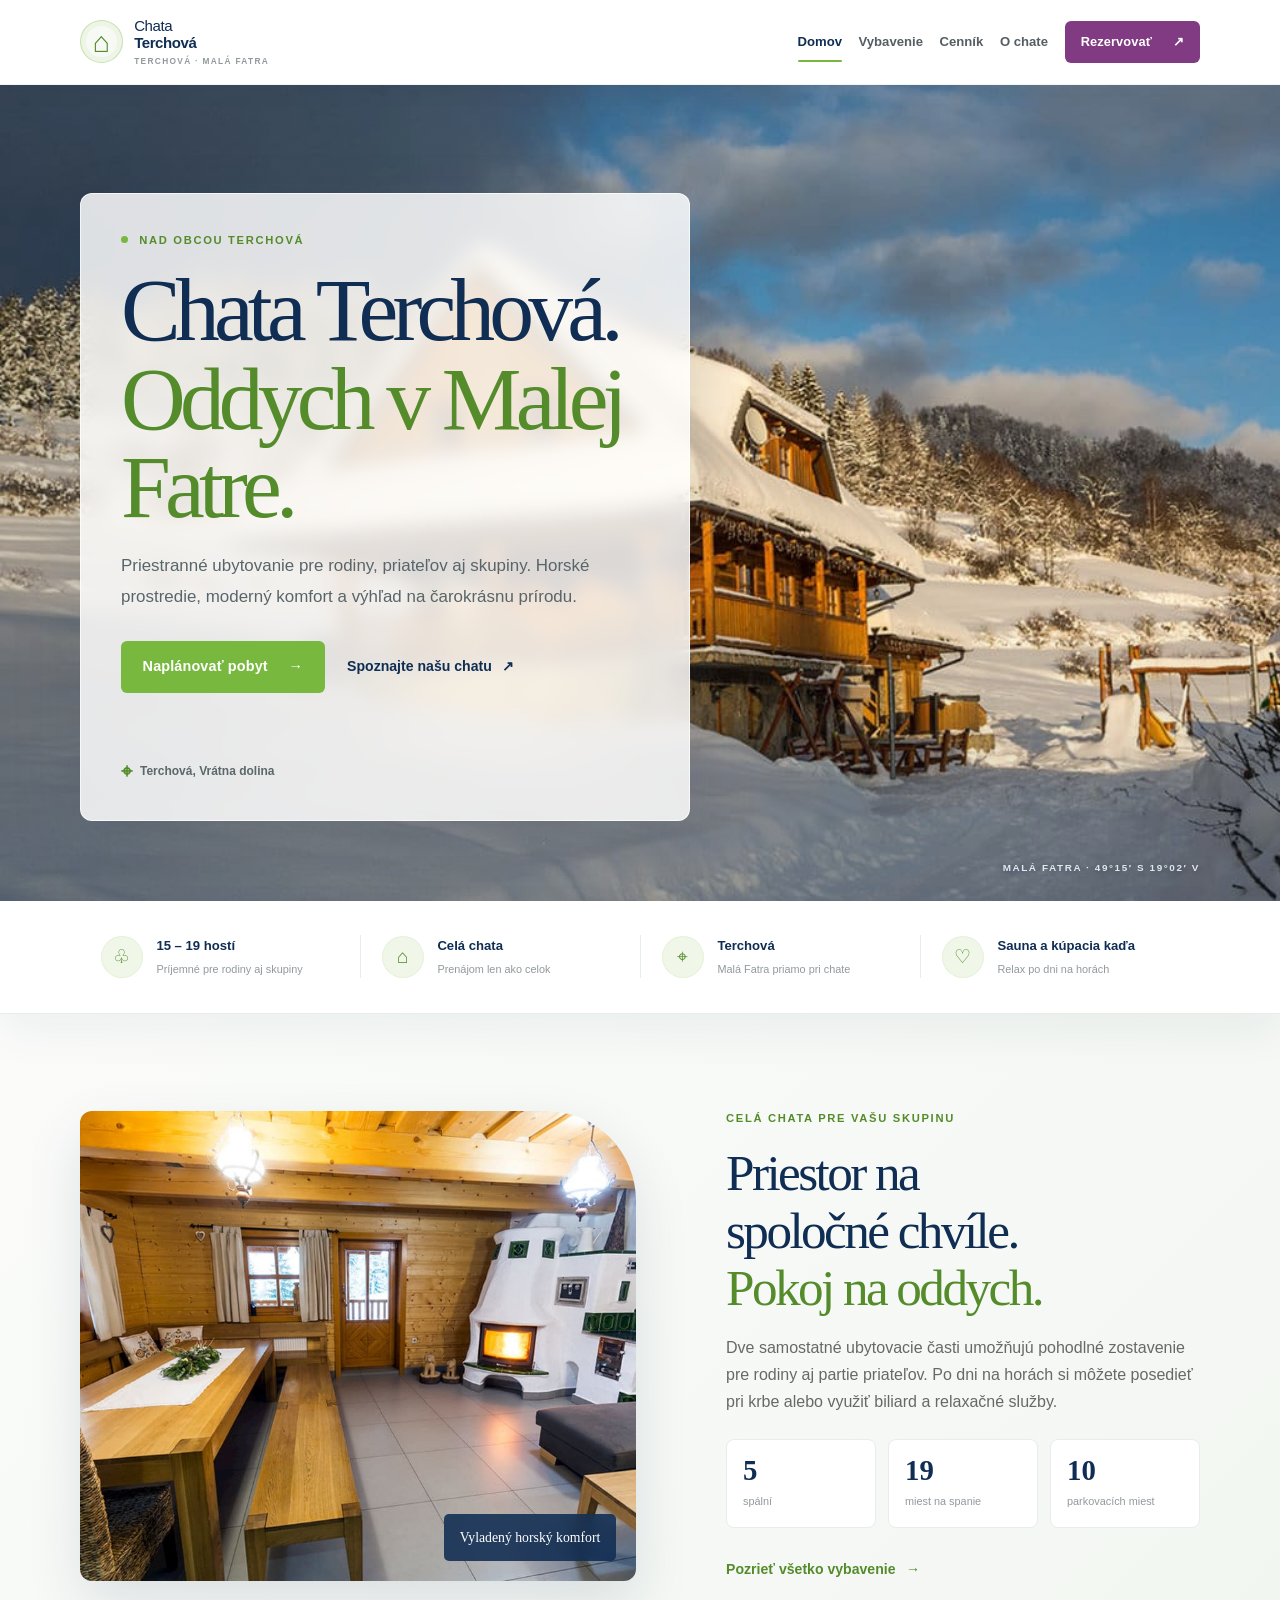
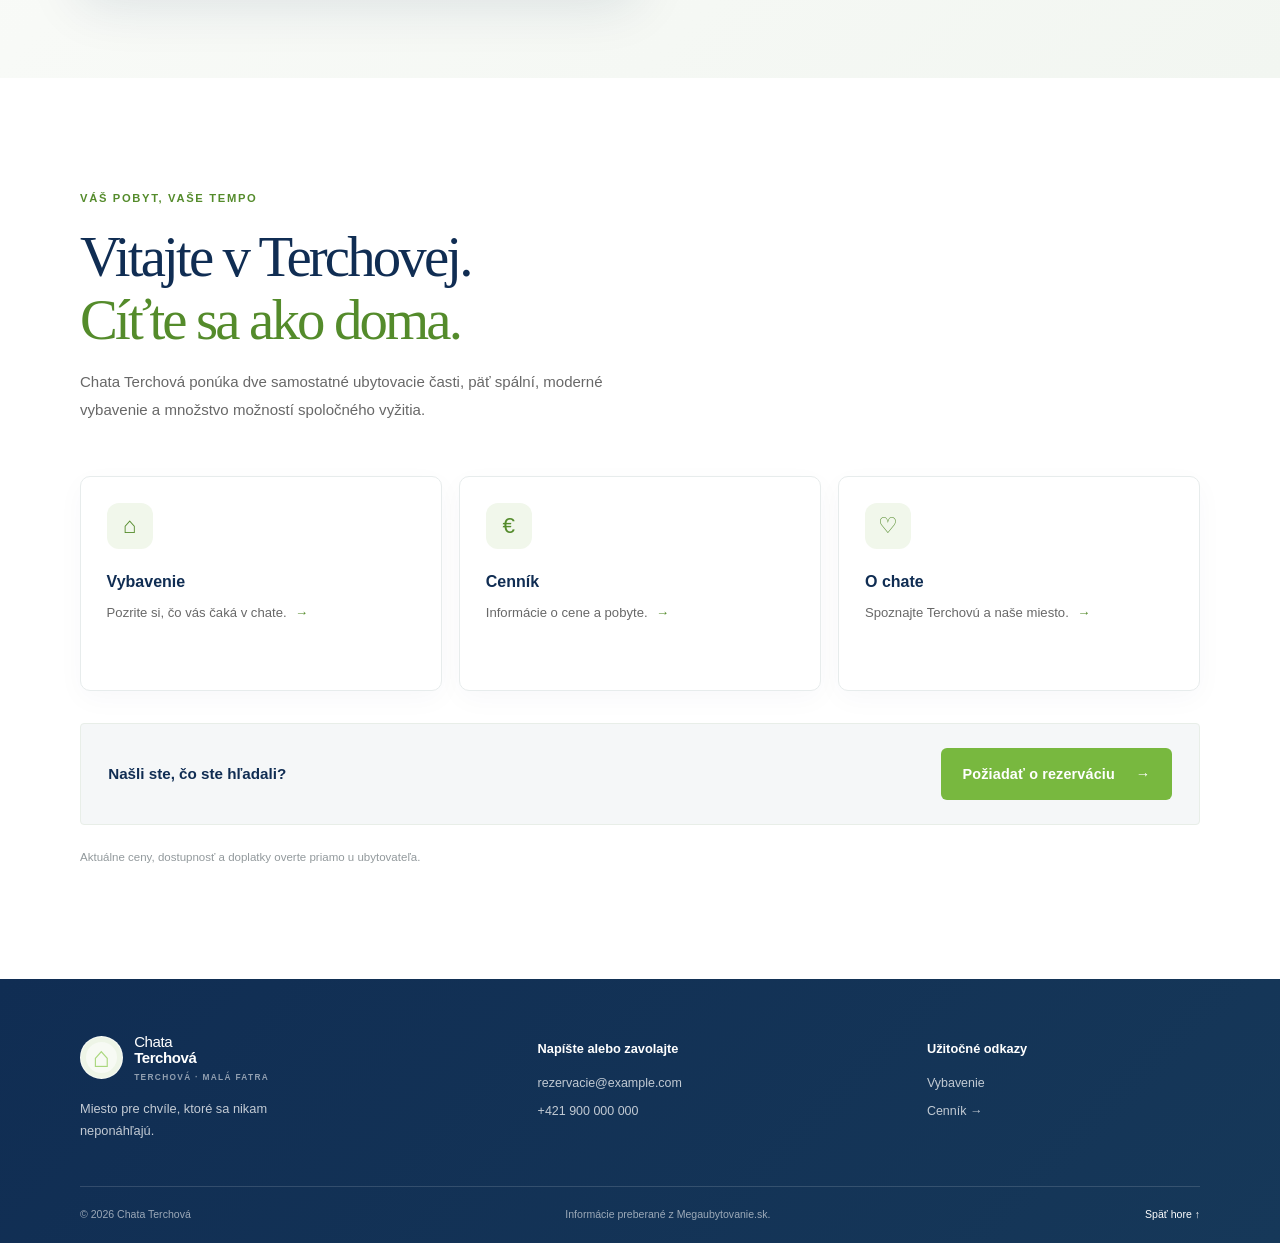
<file: index.html>
<!doctype html>
<html lang="sk">
<head>
  <meta charset="utf-8">
  <meta name="viewport" content="width=device-width, initial-scale=1">
  <meta name="theme-color" content="#f5f7f8">
  <meta name="description" content="Chata Terchová v Terchovej — komfortné ubytovanie pre 15 až 19 hostí, výhľad na Malú Fatru, sauna, kúpacia kaďa a priestor pre rodiny aj skupiny.">
  <title>Chata Terchová — ubytovanie v Terchovej</title>
  <link rel="stylesheet" href="styles.css">
  <script src="script.js" defer></script>
</head>
<body>
  <a class="skip-link" href="#obsah">Preskočiť na obsah</a>
  <header class="site-header">
    <div class="container header-inner">
      <a class="brand" href="index.html" aria-label="Chata Terchová — domov">
        <span class="brand__mark" aria-hidden="true">⌂</span>
        <span class="brand__name">Chata <strong>Terchová</strong><small>TERCHOVÁ · MALÁ FATRA</small></span>
      </a>
      <button class="menu-toggle" type="button" aria-expanded="false" aria-controls="primary-nav">
        <span class="sr-only">Otvoriť navigáciu</span><span class="menu-toggle__line"></span><span class="menu-toggle__line"></span>
      </button>
      <nav class="main-nav" id="primary-nav" aria-label="Hlavná navigácia">
        <a href="index.html" aria-current="page">Domov</a>
        <a href="vybavenie.html">Vybavenie</a>
        <a href="cennik.html">Cenník</a>
        <a href="o-chate.html">O chate</a>
        <a class="button button--small button--purple nav-booking" href="rezervacia.html">Rezervovať <span aria-hidden="true">↗</span></a>
      </nav>
    </div>
  </header>

  <main id="obsah">
    <section class="hero" aria-labelledby="hero-title">
      <div class="hero__scene"><img class="hero__photo" src="img/chata-sustiak-interier-2.jpg" alt="Zasnežená Chata Terchová v Malej Fatre"></div>
      <div class="container hero__content">
        <div class="hero__card">
          <p class="eyebrow"><span class="eyebrow__dot"></span> Nad obcou Terchová</p>
          <h1 id="hero-title">Chata Terchová.<br><span>Oddych v Malej Fatre.</span></h1>
          <p class="hero__intro">Priestranné ubytovanie pre rodiny, priateľov aj skupiny. Horské prostredie, moderný komfort a výhľad na čarokrásnu prírodu.</p>
          <div class="hero__actions">
            <a class="button button--green" href="rezervacia.html">Naplánovať pobyt <span aria-hidden="true">→</span></a>
            <a class="text-link" href="o-chate.html">Spoznajte našu chatu <span aria-hidden="true">↗</span></a>
          </div>
          <div class="hero__note"><span class="hero__note-icon" aria-hidden="true">⌖</span> Terchová, Vrátna dolina</div>
        </div>
      </div>
      <div class="hero__caption" aria-hidden="true">MALÁ FATRA · 49°15′ S 19°02′ V</div>
    </section>

    <section class="quick-facts" aria-label="Informácie o chate">
      <div class="container quick-facts__inner">
        <div class="fact"><span class="fact__icon" aria-hidden="true">♧</span><span><strong>15 – 19 hostí</strong><small>Príjemné pre rodiny aj skupiny</small></span></div>
        <div class="fact"><span class="fact__icon" aria-hidden="true">⌂</span><span><strong>Celá chata</strong><small>Prenájom len ako celok</small></span></div>
        <div class="fact"><span class="fact__icon" aria-hidden="true">⌖</span><span><strong>Terchová</strong><small>Malá Fatra priamo pri chate</small></span></div>
        <div class="fact"><span class="fact__icon" aria-hidden="true">♡</span><span><strong>Sauna a kúpacia kaďa</strong><small>Relax po dni na horách</small></span></div>
      </div>
    </section>

    <section class="stay-preview" aria-label="Kľúčové zážitky z pobytu">
      <div class="container stay-preview__inner">
        <div class="stay-preview__photo reveal"><img src="img/chata-sustiak-exterier-chata.jpg" alt="Drevené interiéry Chaty Terchová"><span>Vyladený horský komfort</span></div>
        <div class="stay-preview__copy reveal">
          <p class="eyebrow">Celá chata pre vašu skupinu</p>
          <h2>Priestor na spoločné chvíle.<br><span>Pokoj na oddych.</span></h2>
          <p>Dve samostatné ubytovacie časti umožňujú pohodlné zostavenie pre rodiny aj partie priateľov. Po dni na horách si môžete posedieť pri krbe alebo využiť biliard a relaxačné služby.</p>
          <div class="stay-preview__stats"><div><strong>5</strong><span>spální</span></div><div><strong>19</strong><span>miest na spanie</span></div><div><strong>10</strong><span>parkovacích miest</span></div></div>
          <a class="text-link text-link--green" href="vybavenie.html">Pozrieť všetko vybavenie <span aria-hidden="true">→</span></a>
        </div>
      </div>
    </section>

    <section class="section section--space" aria-labelledby="welcome-title">
      <div class="container">
        <div class="section-heading reveal">
          <p class="eyebrow">Váš pobyt, vaše tempo</p>
          <h2 id="welcome-title">Vitajte v Terchovej.<br><span>Cíťte sa ako doma.</span></h2>
          <p>Chata Terchová ponúka dve samostatné ubytovacie časti, päť spální, moderné vybavenie a množstvo možností spoločného vyžitia.</p>
        </div>
        <div class="amenities home-links">
          <a class="amenity-card reveal" href="vybavenie.html"><span class="amenity-card__icon" aria-hidden="true">⌂</span><h3>Vybavenie</h3><p>Pozrite si, čo vás čaká v chate. <span class="card-arrow">→</span></p></a>
          <a class="amenity-card reveal" href="cennik.html"><span class="amenity-card__icon" aria-hidden="true">€</span><h3>Cenník</h3><p>Informácie o cene a pobyte. <span class="card-arrow">→</span></p></a>
          <a class="amenity-card reveal" href="o-chate.html"><span class="amenity-card__icon" aria-hidden="true">♡</span><h3>O chate</h3><p>Spoznajte Terchovú a naše miesto. <span class="card-arrow">→</span></p></a>
        </div>
        <div class="home-cta reveal"><p>Našli ste, čo ste hľadali?</p><a class="button button--green" href="rezervacia.html">Požiadať o rezerváciu <span aria-hidden="true">→</span></a></div>
        <p class="small-note">Aktuálne ceny, dostupnosť a doplatky overte priamo u ubytovateľa.</p>
      </div>
    </section>
  </main>

  <footer class="site-footer">
    <div class="container footer-main">
      <div class="footer-brand">
        <a class="brand brand--footer" href="index.html"><span class="brand__mark" aria-hidden="true">⌂</span><span class="brand__name">Chata <strong>Terchová</strong><small>TERCHOVÁ · MALÁ FATRA</small></span></a>
        <p>Miesto pre chvíle, ktoré sa nikam neponáhľajú.</p>
      </div>
      <div class="footer-column"><h2>Napíšte alebo zavolajte</h2><a href="mailto:rezervacie@example.com">rezervacie@example.com</a><a href="tel:+421900000000">+421 900 000 000</a></div>
      <div class="footer-column"><h2>Užitočné odkazy</h2><a href="vybavenie.html">Vybavenie</a><a href="cennik.html">Cenník <span aria-hidden="true">→</span></a></div>
    </div>
    <div class="container footer-bottom"><span>© <span id="current-year">2026</span> Chata Terchová</span><span>Informácie preberané z Megaubytovanie.sk.</span><a href="index.html">Späť hore ↑</a></div>
  </footer>
</body>
</html>
</file>
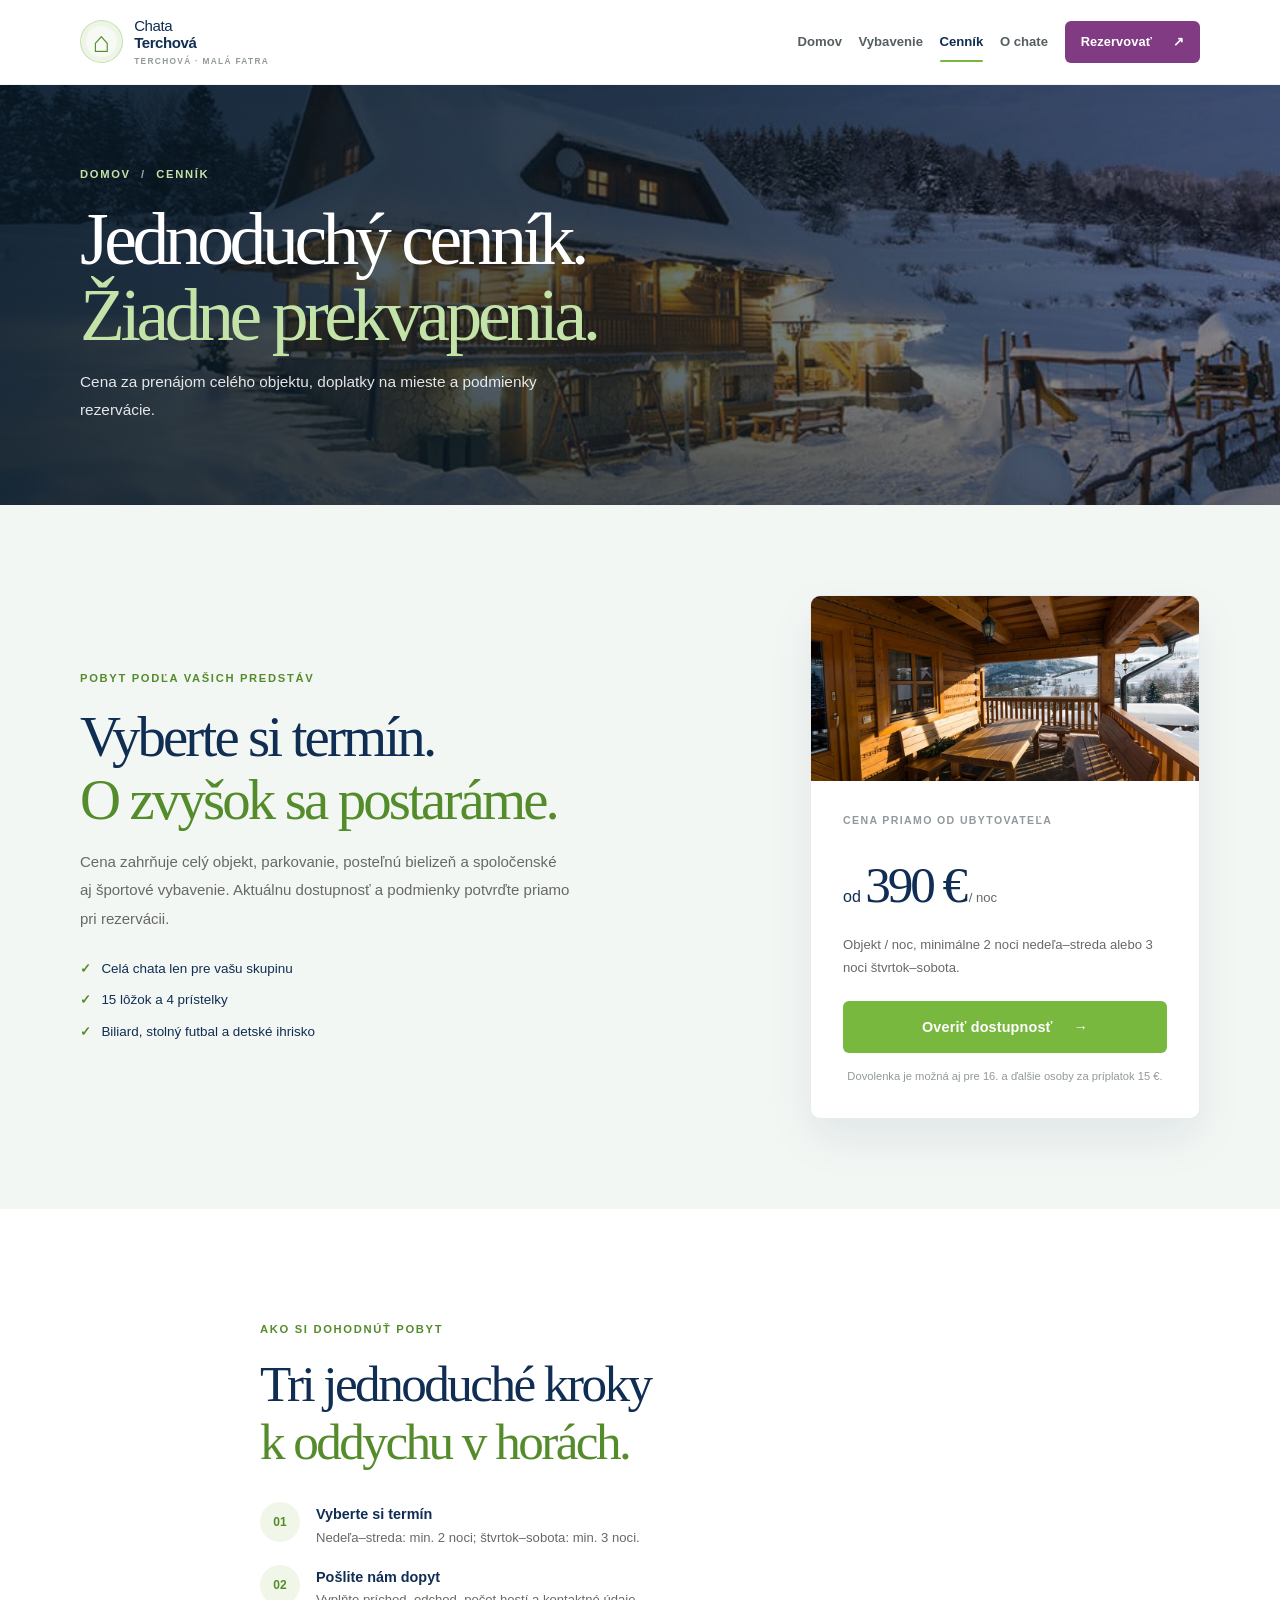
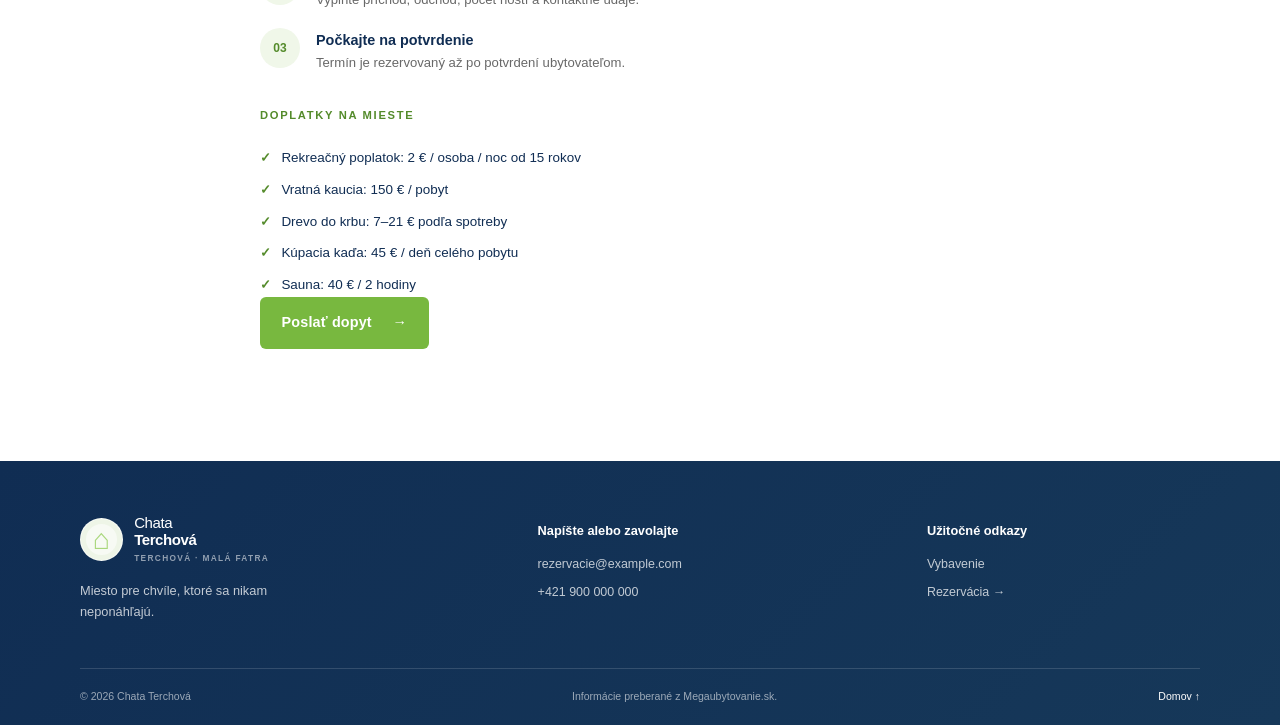
<file: cennik.html>
<!doctype html>
<html lang="sk">
<head>
  <meta charset="utf-8"><meta name="viewport" content="width=device-width, initial-scale=1">
  <meta name="theme-color" content="#f5f7f8">
  <meta name="description" content="Cenník Chaty Terchová v Terchovej — 390 eur za noc, doplatky za kúpaciu kaďu, saunu, drevo a rekreačný poplatok.">
  <title>Cenník — Chata Terchová</title>
  <link rel="stylesheet" href="styles.css"><script src="script.js" defer></script>
</head>
<body>
  <a class="skip-link" href="#obsah">Preskočiť na obsah</a>
  <header class="site-header"><div class="container header-inner">
    <a class="brand" href="index.html" aria-label="Chata Terchová — domov"><span class="brand__mark" aria-hidden="true">⌂</span><span class="brand__name">Chata <strong>Terchová</strong><small>TERCHOVÁ · MALÁ FATRA</small></span></a>
    <button class="menu-toggle" type="button" aria-expanded="false" aria-controls="primary-nav"><span class="sr-only">Otvoriť navigáciu</span><span class="menu-toggle__line"></span><span class="menu-toggle__line"></span></button>
    <nav class="main-nav" id="primary-nav" aria-label="Hlavná navigácia"><a href="index.html">Domov</a><a href="vybavenie.html">Vybavenie</a><a href="cennik.html" aria-current="page">Cenník</a><a href="o-chate.html">O chate</a><a class="button button--small button--purple nav-booking" href="rezervacia.html">Rezervovať <span aria-hidden="true">↗</span></a></nav>
  </div></header>
  <main id="obsah">
    <section class="page-hero" aria-labelledby="page-title">
      <img class="page-hero__image" src="img/chata-sustiak-hradna-vecera.jpg" alt="" aria-hidden="true">
      <div class="container page-hero__content">
      <p class="eyebrow"><a href="index.html">Domov</a> <span aria-hidden="true">/</span> Cenník</p>
      <h1 id="page-title">Jednoduchý cenník.<br><span>Žiadne prekvapenia.</span></h1>
      <p>Cena za prenájom celého objektu, doplatky na mieste a podmienky rezervácie.</p>
      </div>
    </section>
    <section class="pricing-section page-pricing"><div class="container pricing-section__inner">
      <div class="pricing-copy reveal">
        <p class="eyebrow">Pobyt podľa vašich predstáv</p><h2>Vyberte si termín.<br><span>O zvyšok sa postaráme.</span></h2>
        <p>Cena zahrňuje celý objekt, parkovanie, posteľnú bielizeň a spoločenské aj športové vybavenie. Aktuálnu dostupnosť a podmienky potvrďte priamo pri rezervácii.</p>
        <ul class="pricing-includes"><li><span aria-hidden="true">✓</span> Celá chata len pre vašu skupinu</li><li><span aria-hidden="true">✓</span> 15 lôžok a 4 prístelky</li><li><span aria-hidden="true">✓</span> Biliard, stolný futbal a detské ihrisko</li></ul>
      </div>
      <div class="price-card reveal">
        <img class="price-card__photo" src="img/chata-sustiak-terasa.jpg" alt="Terasa Chaty Terchová s výhľadom">
        <span class="price-card__label">CENA PRIAMO OD UBYTOVATEĽA</span><p class="price-card__amount">od <strong>390 €</strong><span> / noc</span></p><p>Objekt / noc, minimálne 2 noci nedeľa–streda alebo 3 noci štvrtok–sobota.</p><a class="button button--green button--wide" href="rezervacia.html">Overiť dostupnosť <span aria-hidden="true">→</span></a><small>Dovolenka je možná aj pre 16. a ďalšie osoby za príplatok 15 €.</small>
      </div>
    </div></section>
    <section class="section section--space"><div class="container page-copy reveal">
      <p class="eyebrow">Ako si dohodnúť pobyt</p><h2>Tri jednoduché kroky<br><span>k oddychu v horách.</span></h2>
      <ol class="steps-list"><li><strong>Vyberte si termín</strong><span>Nedeľa–streda: min. 2 noci; štvrtok–sobota: min. 3 noci.</span></li><li><strong>Pošlite nám dopyt</strong><span>Vyplňte príchod, odchod, počet hostí a kontaktné údaje.</span></li><li><strong>Počkajte na potvrdenie</strong><span>Termín je rezervovaný až po potvrdení ubytovateľom.</span></li></ol>
      <p class="eyebrow">Doplatky na mieste</p>
      <ul class="pricing-includes"><li><span aria-hidden="true">✓</span> Rekreačný poplatok: 2 € / osoba / noc od 15 rokov</li><li><span aria-hidden="true">✓</span> Vratná kaucia: 150 € / pobyt</li><li><span aria-hidden="true">✓</span> Drevo do krbu: 7–21 € podľa spotreby</li><li><span aria-hidden="true">✓</span> Kúpacia kaďa: 45 € / deň celého pobytu</li><li><span aria-hidden="true">✓</span> Sauna: 40 € / 2 hodiny</li></ul>
      <a class="button button--green" href="rezervacia.html">Poslať dopyt <span aria-hidden="true">→</span></a>
    </div></section>
  </main>
  <footer class="site-footer"><div class="container footer-main">
    <div class="footer-brand"><a class="brand brand--footer" href="index.html"><span class="brand__mark" aria-hidden="true">⌂</span><span class="brand__name">Chata <strong>Terchová</strong><small>TERCHOVÁ · MALÁ FATRA</small></span></a><p>Miesto pre chvíle, ktoré sa nikam neponáhľajú.</p></div>
    <div class="footer-column"><h2>Napíšte alebo zavolajte</h2><a href="mailto:rezervacie@example.com">rezervacie@example.com</a><a href="tel:+421900000000">+421 900 000 000</a></div>
    <div class="footer-column"><h2>Užitočné odkazy</h2><a href="vybavenie.html">Vybavenie</a><a href="rezervacia.html">Rezervácia <span aria-hidden="true">→</span></a></div>
  </div><div class="container footer-bottom"><span>© <span id="current-year">2026</span> Chata Terchová</span><span>Informácie preberané z Megaubytovanie.sk.</span><a href="index.html">Domov ↑</a></div></footer>
</body>
</html>
</file>
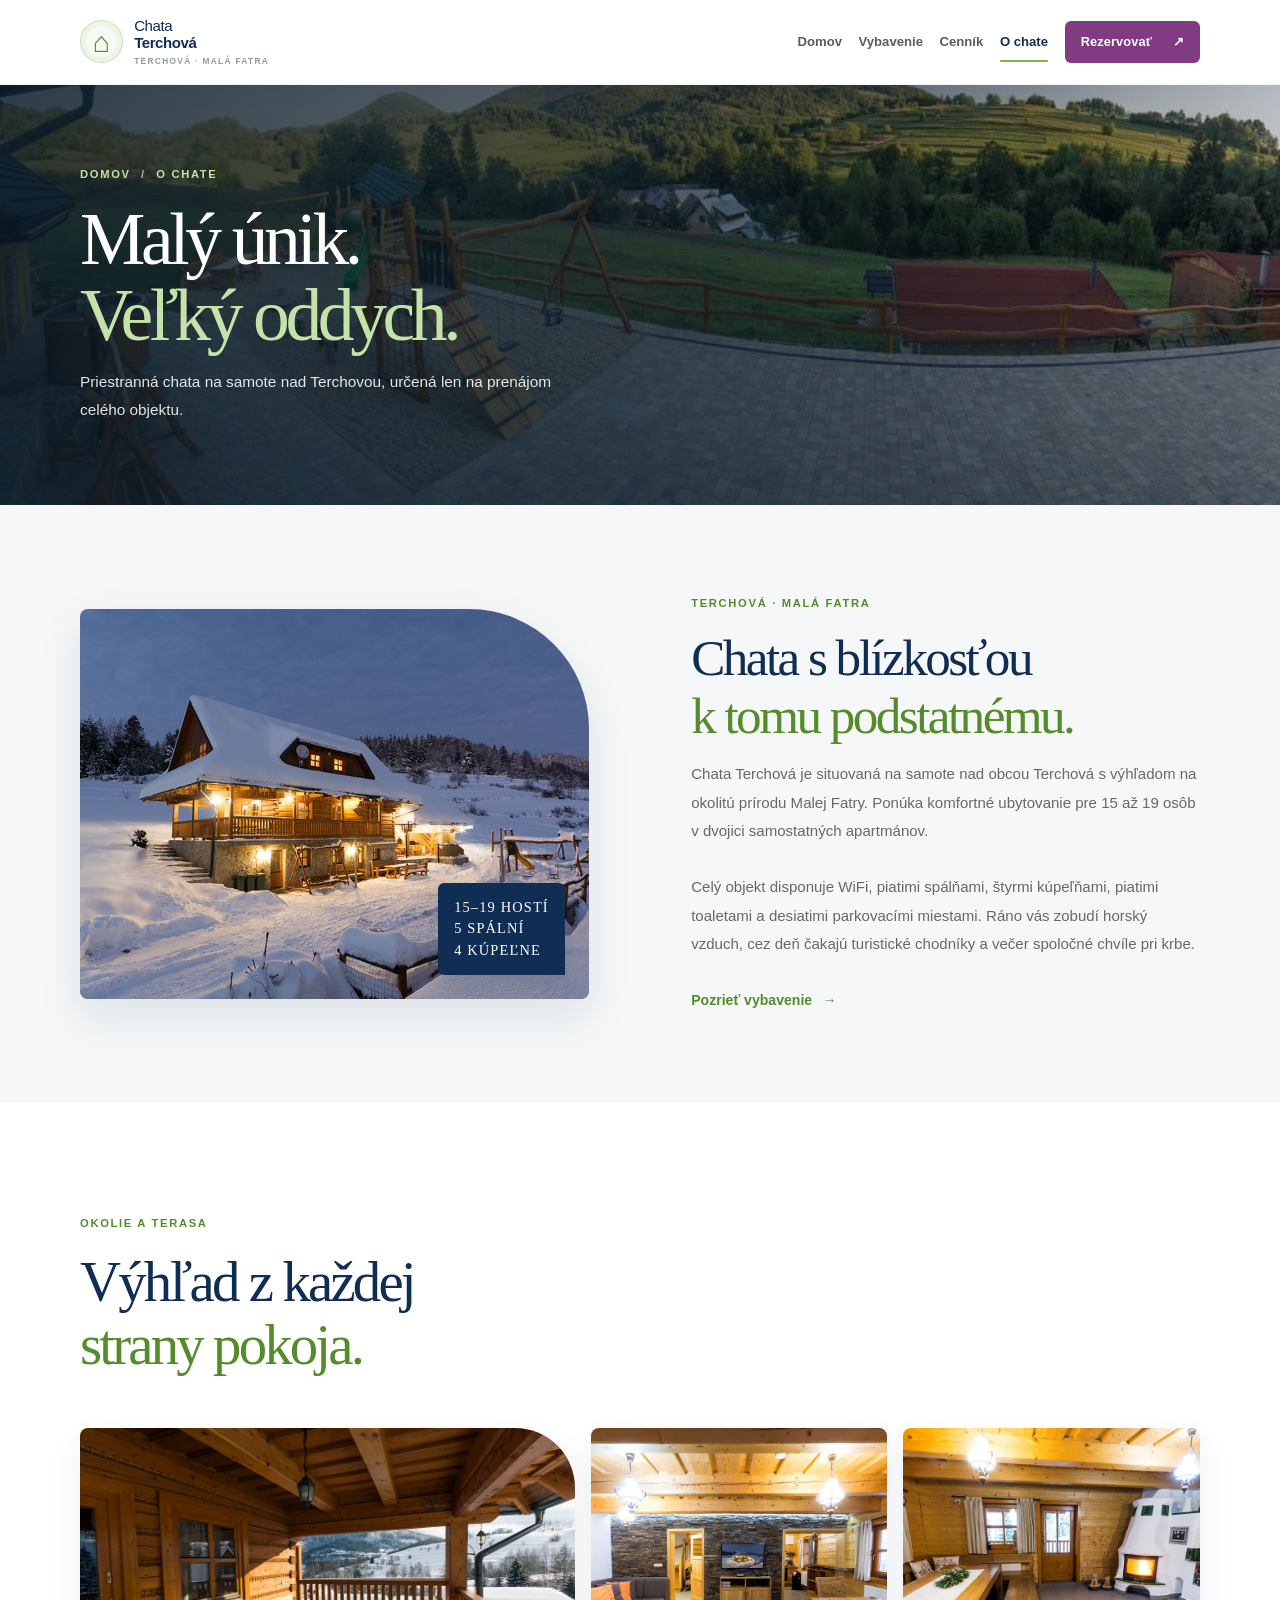
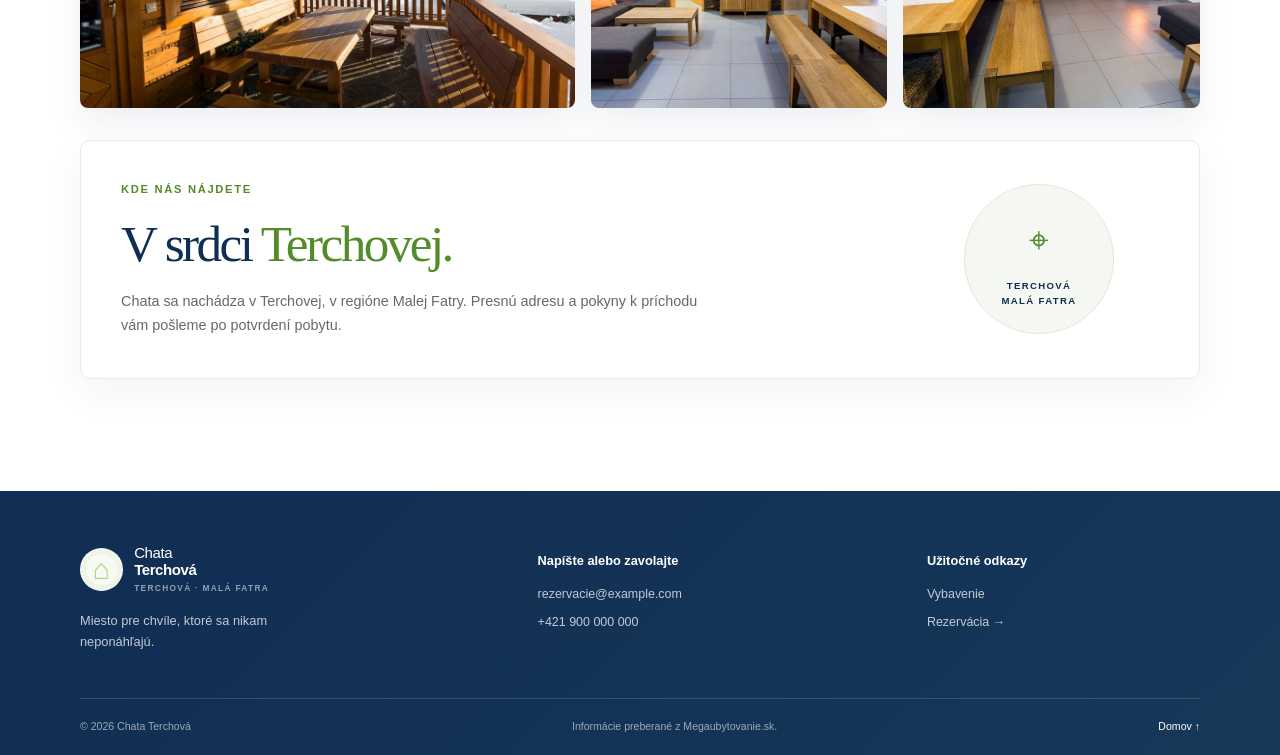
<file: o-chate.html>
<!doctype html>
<html lang="sk">
<head>
  <meta charset="utf-8"><meta name="viewport" content="width=device-width, initial-scale=1">
  <meta name="theme-color" content="#f5f7f8">
  <meta name="description" content="Spoznajte Chatu Terchová v Terchovej — dvojapartmánový objekt pre 15 až 19 hostí v Malej Fatre.">
  <title>O chate — Chata Terchová</title>
  <link rel="stylesheet" href="styles.css"><script src="script.js" defer></script>
</head>
<body>
  <a class="skip-link" href="#obsah">Preskočiť na obsah</a>
  <header class="site-header"><div class="container header-inner">
    <a class="brand" href="index.html" aria-label="Chata Terchová — domov"><span class="brand__mark" aria-hidden="true">⌂</span><span class="brand__name">Chata <strong>Terchová</strong><small>TERCHOVÁ · MALÁ FATRA</small></span></a>
    <button class="menu-toggle" type="button" aria-expanded="false" aria-controls="primary-nav"><span class="sr-only">Otvoriť navigáciu</span><span class="menu-toggle__line"></span><span class="menu-toggle__line"></span></button>
    <nav class="main-nav" id="primary-nav" aria-label="Hlavná navigácia"><a href="index.html">Domov</a><a href="vybavenie.html">Vybavenie</a><a href="cennik.html">Cenník</a><a href="o-chate.html" aria-current="page">O chate</a><a class="button button--small button--purple nav-booking" href="rezervacia.html">Rezervovať <span aria-hidden="true">↗</span></a></nav>
  </div></header>
  <main id="obsah">
    <section class="page-hero" aria-labelledby="page-title">
      <img class="page-hero__image" src="img/chata-sustiak-interier-1.jpg" alt="" aria-hidden="true">
      <div class="container page-hero__content">
      <p class="eyebrow"><a href="index.html">Domov</a> <span aria-hidden="true">/</span> O chate</p>
      <h1 id="page-title">Malý únik.<br><span>Veľký oddych.</span></h1>
      <p>Priestranná chata na samote nad Terchovou, určená len na prenájom celého objektu.</p>
      </div>
    </section>
    <section class="about-band about-page"><div class="container about-band__inner">
      <div class="about-art reveal"><img src="img/chata-sustiak-hradna-vecera.jpg" alt="Chata Terchová zasnežená v zime"><div class="about-art__label">15–19 HOSTÍ<br>5 SPÁLNÍ<br>4 KÚPEĽNE</div></div>
      <div class="about-copy reveal"><p class="eyebrow">Terchová · Malá Fatra</p><h2>Chata s blízkosťou<br><span>k tomu podstatnému.</span></h2><p>Chata Terchová je situovaná na samote nad obcou Terchová s výhľadom na okolitú prírodu Malej Fatry. Ponúka komfortné ubytovanie pre 15 až 19 osôb v dvojici samostatných apartmánov.</p><p>Celý objekt disponuje WiFi, piatimi spálňami, štyrmi kúpeľňami, piatimi toaletami a desiatimi parkovacími miestami. Ráno vás zobudí horský vzduch, cez deň čakajú turistické chodníky a večer spoločné chvíle pri krbe.</p><a class="text-link text-link--green" href="vybavenie.html">Pozrieť vybavenie <span aria-hidden="true">→</span></a></div>
    </div></section>
    <section class="section section--space">
      <div class="container">
        <div class="section-heading reveal">
          <p class="eyebrow">Okolie a terasa</p>
          <h2>Výhľad z každej<br><span>strany pokoja.</span></h2>
        </div>
        <div class="location-photo-grid reveal">
          <img src="img/chata-sustiak-terasa.jpg" alt="Zimná terasa Chaty Terchová" loading="lazy">
          <img src="img/chata-sustiak-detske-ihrisko-2.jpg" alt="Detské ihrisko pri chate" loading="lazy">
          <img src="img/chata-sustiak-exterier-chata.jpg" alt="Spoločenská miestnosť a krb v chate" loading="lazy">
        </div>
        <div class="location-panel reveal">
          <div>
            <p class="eyebrow">Kde nás nájdete</p>
            <h2>V srdci <span>Terchovej.</span></h2>
            <p>Chata sa nachádza v Terchovej, v regióne Malej Fatry. Presnú adresu a pokyny k príchodu vám pošleme po potvrdení pobytu.</p>
          </div>
          <div class="location-panel__mark" aria-hidden="true">⌖<small>TERCHOVÁ<br>MALÁ FATRA</small></div>
        </div>
      </div>
    </section>
  </main>
  <footer class="site-footer"><div class="container footer-main">
    <div class="footer-brand"><a class="brand brand--footer" href="index.html"><span class="brand__mark" aria-hidden="true">⌂</span><span class="brand__name">Chata <strong>Terchová</strong><small>TERCHOVÁ · MALÁ FATRA</small></span></a><p>Miesto pre chvíle, ktoré sa nikam neponáhľajú.</p></div>
    <div class="footer-column"><h2>Napíšte alebo zavolajte</h2><a href="mailto:rezervacie@example.com">rezervacie@example.com</a><a href="tel:+421900000000">+421 900 000 000</a></div>
    <div class="footer-column"><h2>Užitočné odkazy</h2><a href="vybavenie.html">Vybavenie</a><a href="rezervacia.html">Rezervácia <span aria-hidden="true">→</span></a></div>
  </div><div class="container footer-bottom"><span>© <span id="current-year">2026</span> Chata Terchová</span><span>Informácie preberané z Megaubytovanie.sk.</span><a href="index.html">Domov ↑</a></div></footer>
</body>
</html>
</file>
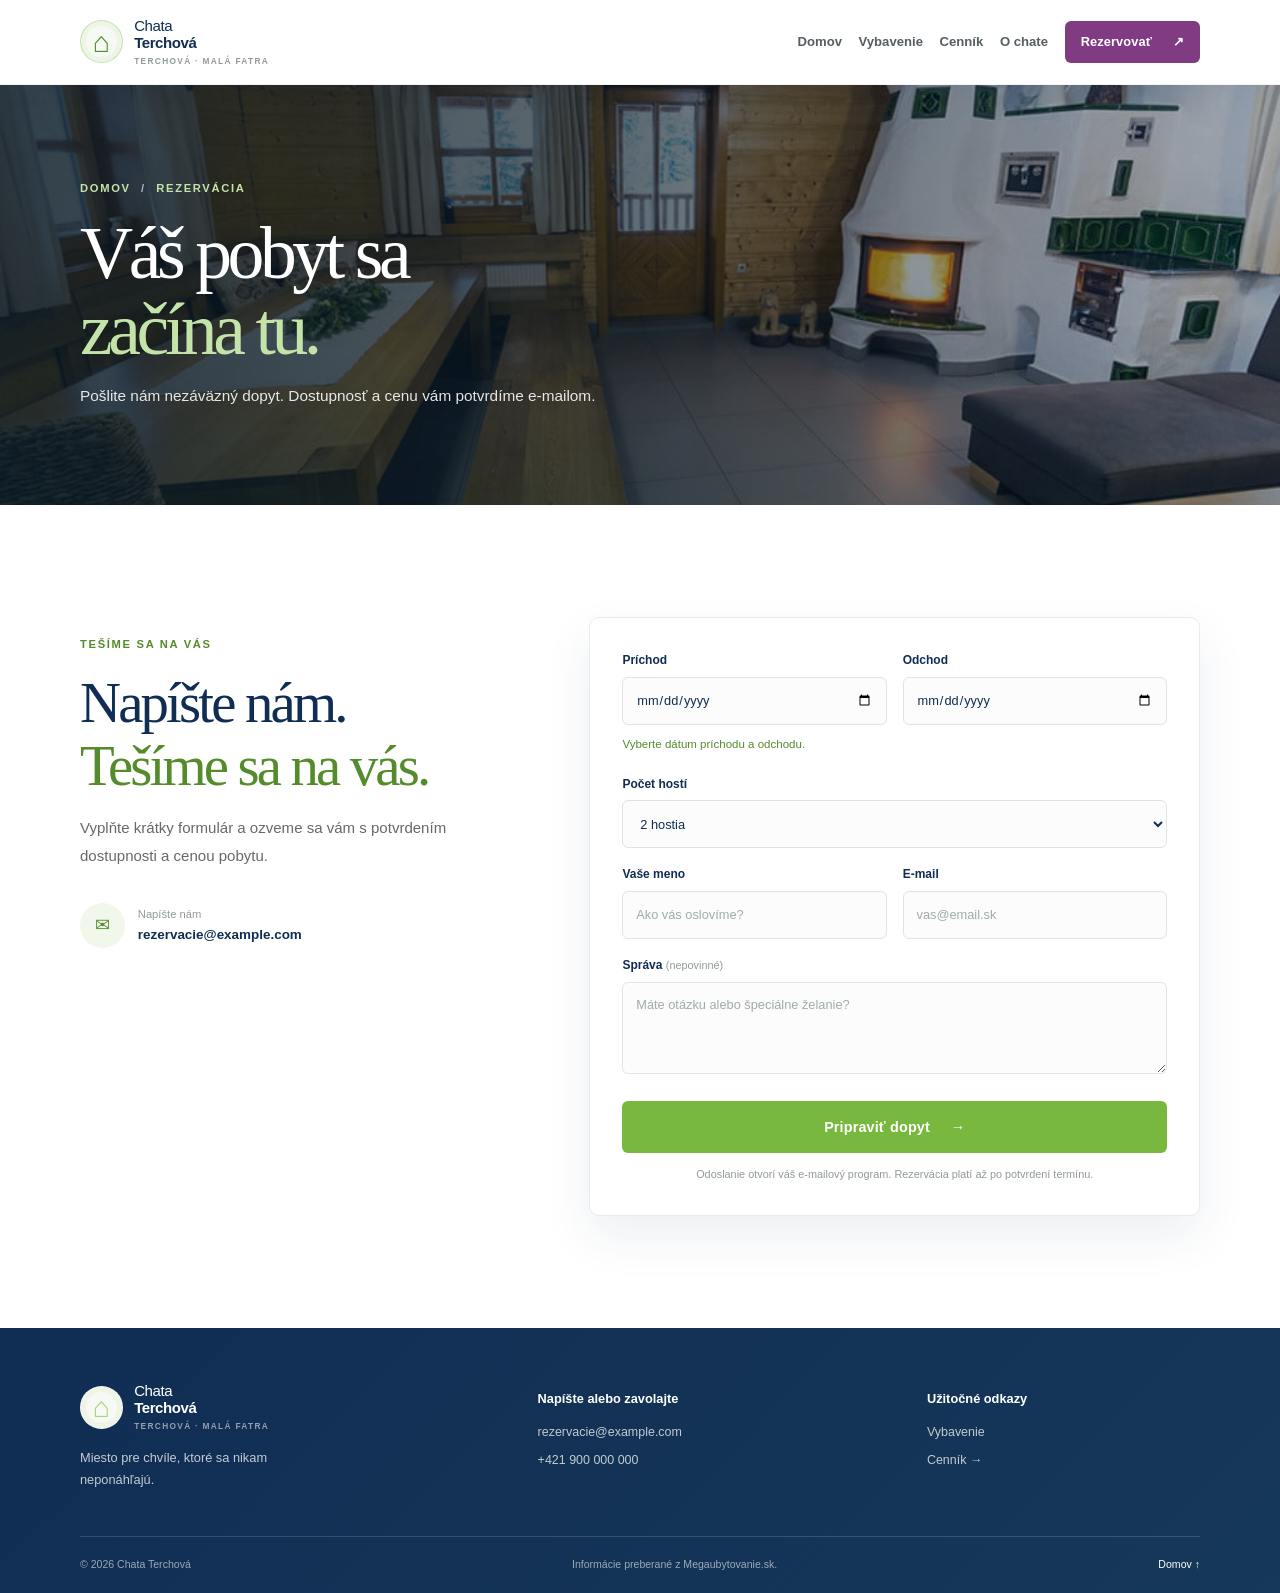
<file: rezervacia.html>
<!doctype html>
<html lang="sk">
<head>
  <meta charset="utf-8"><meta name="viewport" content="width=device-width, initial-scale=1">
  <meta name="theme-color" content="#f5f7f8">
  <meta name="description" content="Pošlite nezáväzný dopyt na pobyt v Chate Terchová v Terchovej pre skupiny a rodiny.">
  <title>Rezervácia — Chata Terchová</title>
  <link rel="stylesheet" href="styles.css"><script src="script.js" defer></script>
</head>
<body>
  <a class="skip-link" href="#obsah">Preskočiť na obsah</a>
  <header class="site-header"><div class="container header-inner">
    <a class="brand" href="index.html" aria-label="Chata Terchová — domov"><span class="brand__mark" aria-hidden="true">⌂</span><span class="brand__name">Chata <strong>Terchová</strong><small>TERCHOVÁ · MALÁ FATRA</small></span></a>
    <button class="menu-toggle" type="button" aria-expanded="false" aria-controls="primary-nav"><span class="sr-only">Otvoriť navigáciu</span><span class="menu-toggle__line"></span><span class="menu-toggle__line"></span></button>
    <nav class="main-nav" id="primary-nav" aria-label="Hlavná navigácia"><a href="index.html">Domov</a><a href="vybavenie.html">Vybavenie</a><a href="cennik.html">Cenník</a><a href="o-chate.html">O chate</a><a class="button button--small button--purple nav-booking" href="rezervacia.html" aria-current="page">Rezervovať <span aria-hidden="true">↗</span></a></nav>
  </div></header>
  <main id="obsah">
    <section class="page-hero" aria-labelledby="page-title">
      <img class="page-hero__image" src="img/chata-sustiak-exterier-chata.jpg" alt="" aria-hidden="true">
      <div class="container page-hero__content">
      <p class="eyebrow"><a href="index.html">Domov</a> <span aria-hidden="true">/</span> Rezervácia</p>
      <h1 id="page-title">Váš pobyt sa<br><span>začína tu.</span></h1>
      <p>Pošlite nám nezáväzný dopyt. Dostupnosť a cenu vám potvrdíme e-mailom.</p>
      </div>
    </section>
    <section class="booking-section section--space"><div class="container booking-layout">
      <div class="booking-copy reveal"><p class="eyebrow">Tešíme sa na vás</p><h2>Napíšte nám.<br><span>Tešíme sa na vás.</span></h2><p>Vyplňte krátky formulár a ozveme sa vám s potvrdením dostupnosti a cenou pobytu.</p><div class="booking-contact"><span aria-hidden="true">✉</span><span><small>Napíšte nám</small><a href="mailto:rezervacie@example.com">rezervacie@example.com</a></span></div></div>
      <form class="booking-form reveal" id="booking-form">
        <div class="form-row"><label for="arrival">Príchod<input id="arrival" name="arrival" type="date" required></label><label for="departure">Odchod<input id="departure" name="departure" type="date" required></label></div>
        <p class="stay-summary" id="stay-summary" aria-live="polite">Vyberte dátum príchodu a odchodu.</p>
        <label for="guests">Počet hostí<select id="guests" name="guests" required><option value="1">1 hosť</option><option value="2" selected>2 hostia</option><option value="3">3 hostia</option><option value="4">4 hostia</option><option value="5">5 hostí</option><option value="6">6 hostí</option><option value="7">7 hostí</option><option value="8">8 hostí</option><option value="9">9 hostí</option><option value="10">10 hostí</option><option value="11">11 hostí</option><option value="12">12 hostí</option><option value="13">13 hostí</option><option value="14">14 hostí</option><option value="15">15 hostí</option><option value="16">16 hostí</option><option value="17">17 hostí</option><option value="18">18 hostí</option><option value="19">19 hostí</option></select></label>
        <div class="form-row"><label for="name">Vaše meno<input id="name" name="name" type="text" autocomplete="name" placeholder="Ako vás oslovíme?" required></label><label for="email">E-mail<input id="email" name="email" type="email" autocomplete="email" placeholder="vas@email.sk" required></label></div>
        <label for="message">Správa <span class="optional">(nepovinné)</span><textarea id="message" name="message" rows="3" placeholder="Máte otázku alebo špeciálne želanie?"></textarea></label>
        <button class="button button--green button--wide form-submit" type="submit">Pripraviť dopyt <span aria-hidden="true">→</span></button>
        <p class="form-notice" id="form-notice" aria-live="polite">Odoslanie otvorí váš e-mailový program. Rezervácia platí až po potvrdení termínu.</p>
      </form>
    </div></section>
  </main>
  <footer class="site-footer"><div class="container footer-main">
    <div class="footer-brand"><a class="brand brand--footer" href="index.html"><span class="brand__mark" aria-hidden="true">⌂</span><span class="brand__name">Chata <strong>Terchová</strong><small>TERCHOVÁ · MALÁ FATRA</small></span></a><p>Miesto pre chvíle, ktoré sa nikam neponáhľajú.</p></div>
    <div class="footer-column"><h2>Napíšte alebo zavolajte</h2><a href="mailto:rezervacie@example.com">rezervacie@example.com</a><a href="tel:+421900000000">+421 900 000 000</a></div>
    <div class="footer-column"><h2>Užitočné odkazy</h2><a href="vybavenie.html">Vybavenie</a><a href="cennik.html">Cenník <span aria-hidden="true">→</span></a></div>
  </div><div class="container footer-bottom"><span>© <span id="current-year">2026</span> Chata Terchová</span><span>Informácie preberané z Megaubytovanie.sk.</span><a href="index.html">Domov ↑</a></div></footer>
</body>
</html>
</file>
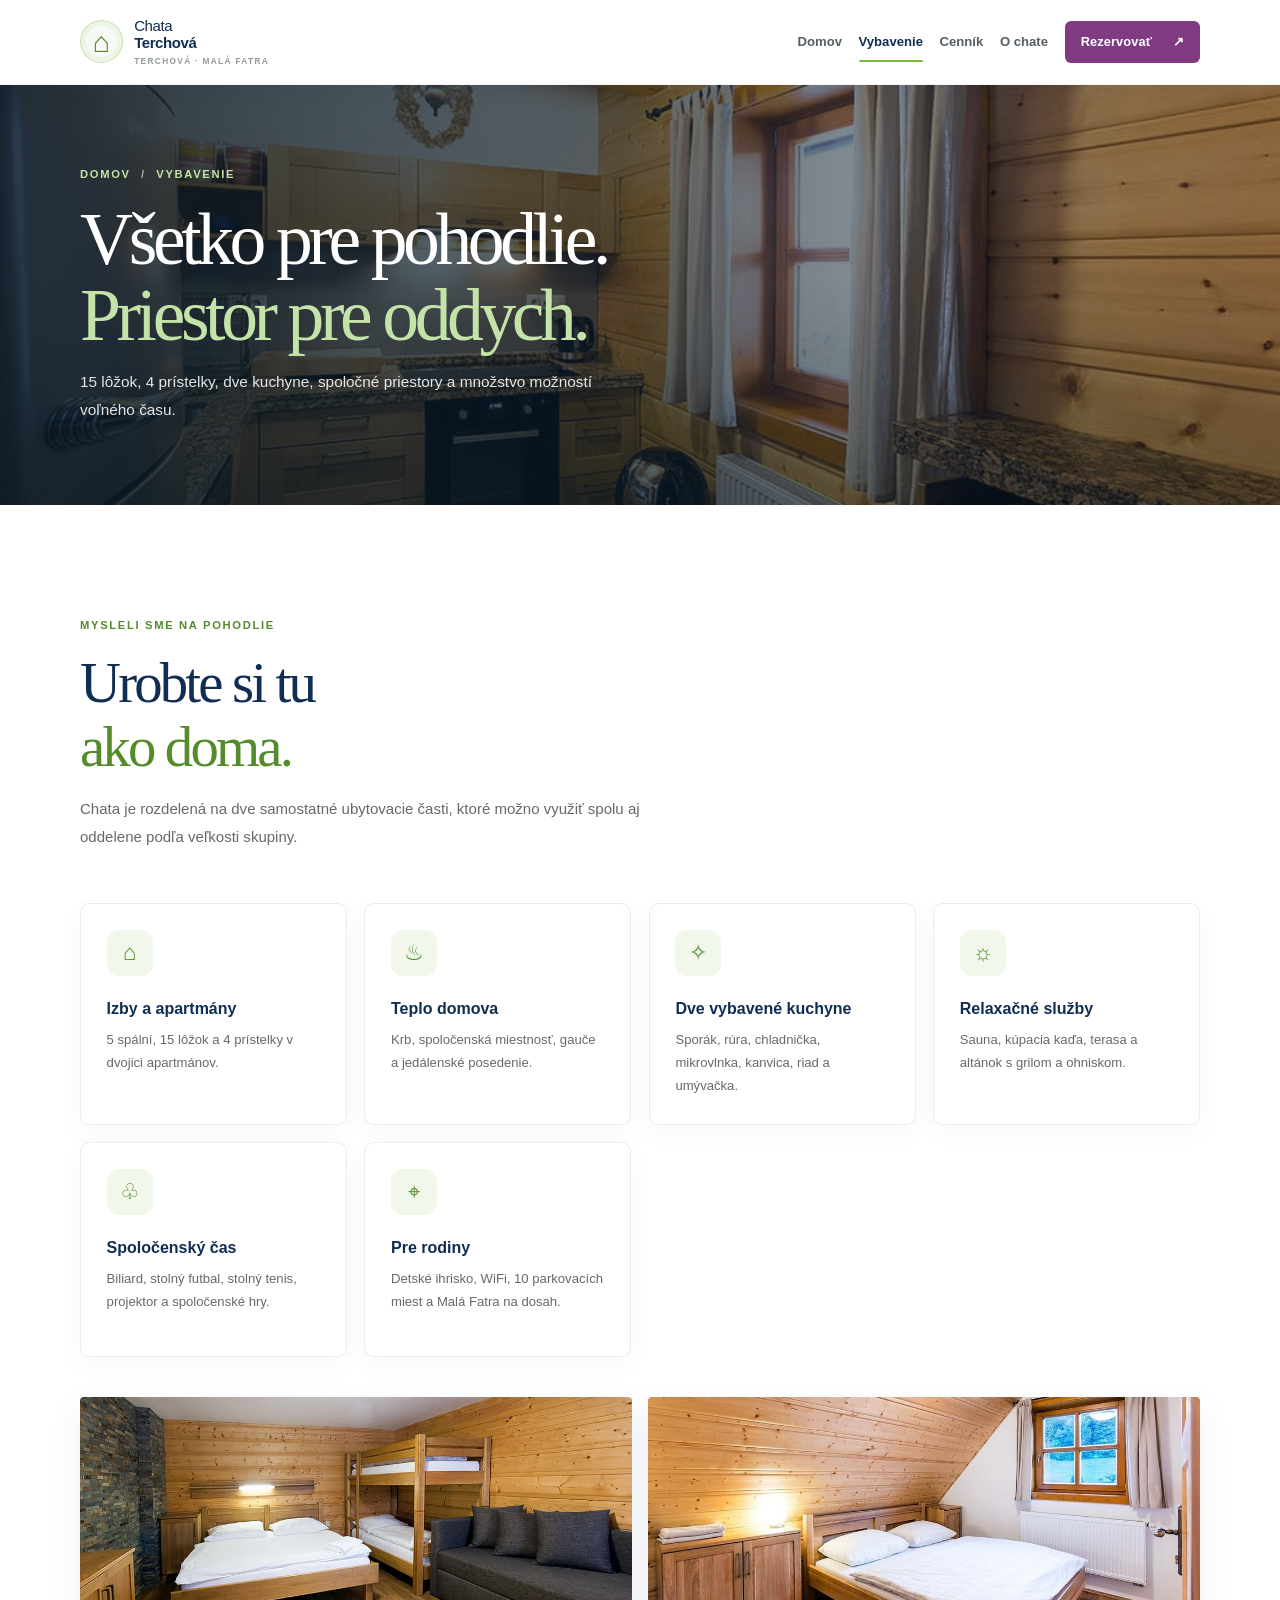
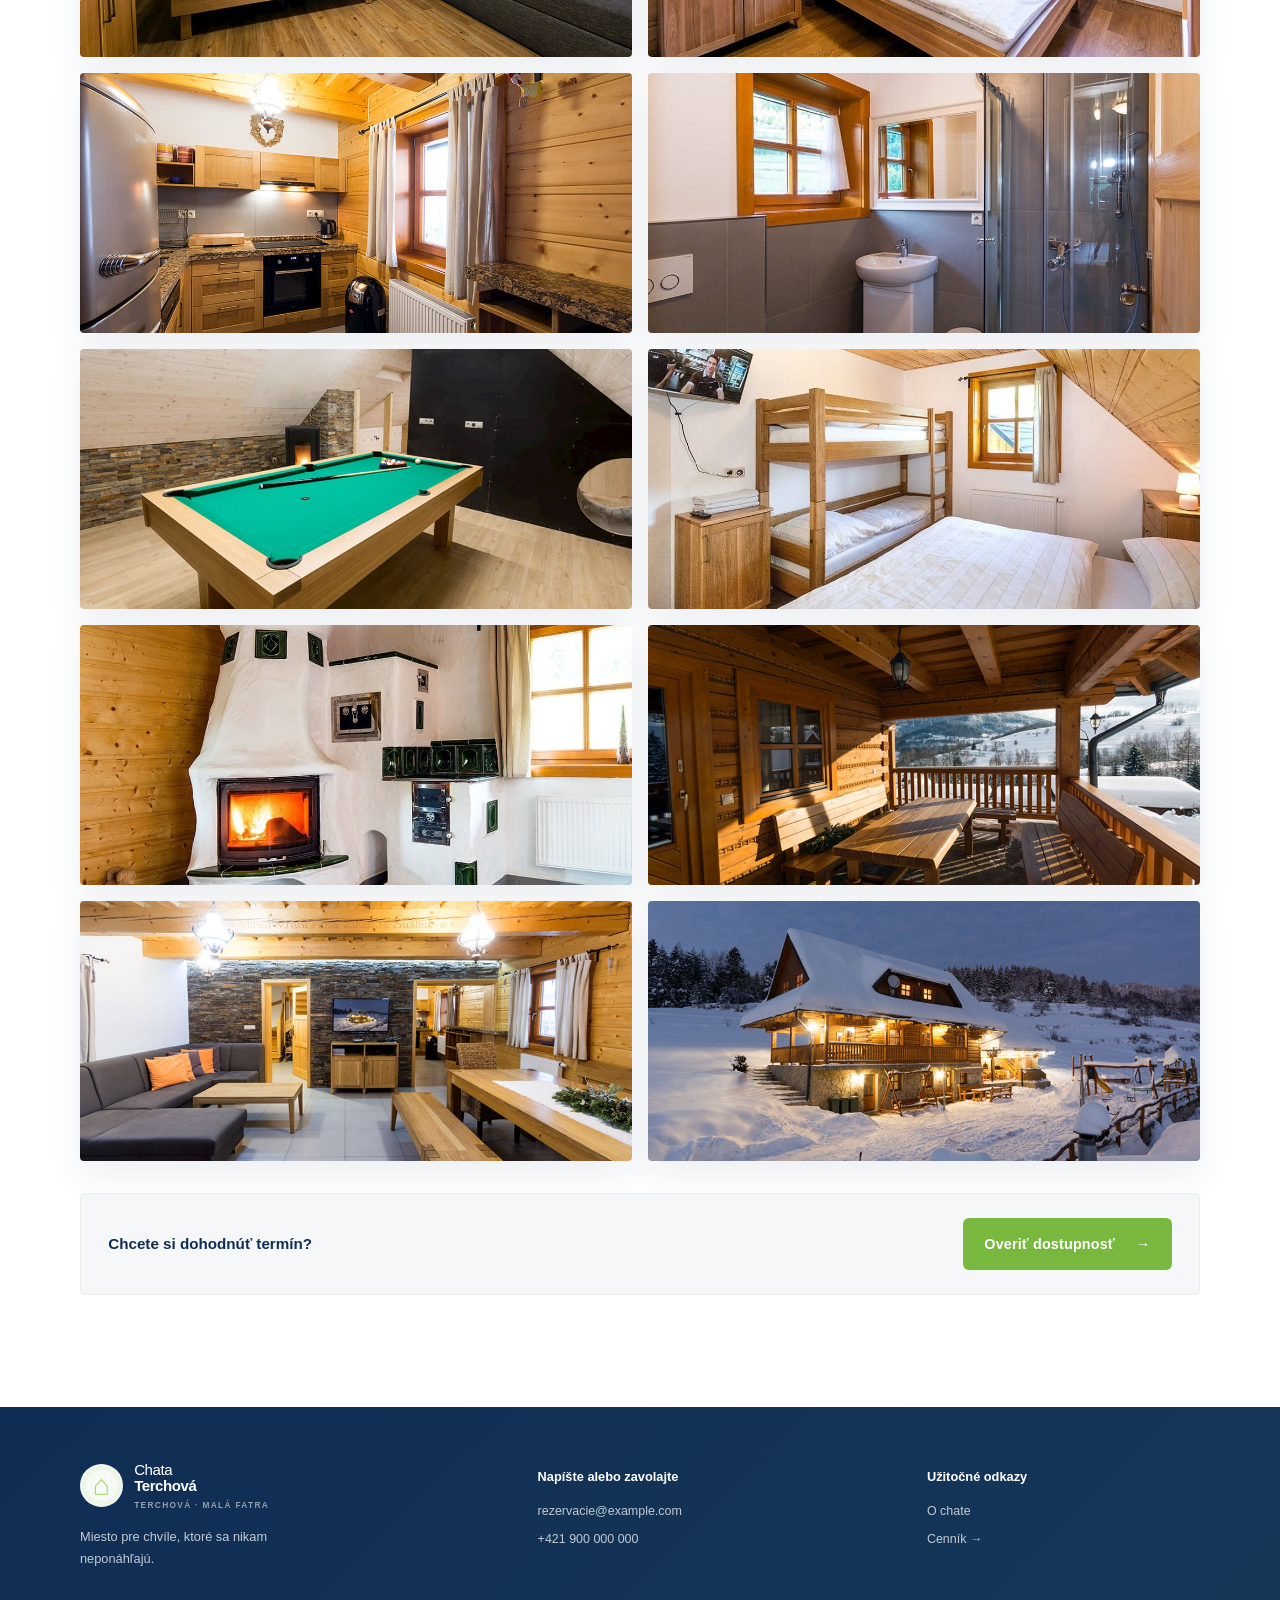
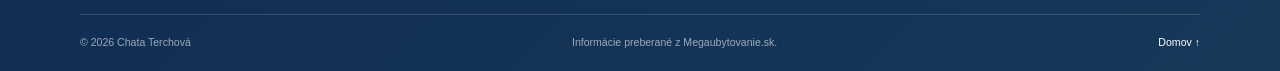
<file: vybavenie.html>
<!doctype html>
<html lang="sk">
<head>
  <meta charset="utf-8"><meta name="viewport" content="width=device-width, initial-scale=1">
  <meta name="theme-color" content="#f5f7f8">
  <meta name="description" content="Vybavenie Chaty Terchová — izby, kuchyne, kúpeľne, sauna, kúpacia kaďa, biliard, krb a detské ihrisko.">
  <title>Vybavenie — Chata Terchová</title>
  <link rel="stylesheet" href="styles.css"><script src="script.js" defer></script>
</head>
<body>
  <a class="skip-link" href="#obsah">Preskočiť na obsah</a>
  <header class="site-header"><div class="container header-inner">
    <a class="brand" href="index.html" aria-label="Chata Terchová — domov"><span class="brand__mark" aria-hidden="true">⌂</span><span class="brand__name">Chata <strong>Terchová</strong><small>TERCHOVÁ · MALÁ FATRA</small></span></a>
    <button class="menu-toggle" type="button" aria-expanded="false" aria-controls="primary-nav"><span class="sr-only">Otvoriť navigáciu</span><span class="menu-toggle__line"></span><span class="menu-toggle__line"></span></button>
    <nav class="main-nav" id="primary-nav" aria-label="Hlavná navigácia"><a href="index.html">Domov</a><a href="vybavenie.html" aria-current="page">Vybavenie</a><a href="cennik.html">Cenník</a><a href="o-chate.html">O chate</a><a class="button button--small button--purple nav-booking" href="rezervacia.html">Rezervovať <span aria-hidden="true">↗</span></a></nav>
  </div></header>
  <main id="obsah">
    <section class="page-hero" aria-labelledby="page-title">
      <img class="page-hero__image" src="img/chata-sustiak-spolocenska-miestnost.jpg" alt="" aria-hidden="true">
      <div class="container page-hero__content">
      <p class="eyebrow"><a href="index.html">Domov</a> <span aria-hidden="true">/</span> Vybavenie</p>
      <h1 id="page-title">Všetko pre pohodlie.<br><span>Priestor pre oddych.</span></h1>
      <p>15 lôžok, 4 prístelky, dve kuchyne, spoločné priestory a množstvo možností voľného času.</p>
      </div>
    </section>
    <section class="section section--space" aria-labelledby="amenities-title"><div class="container">
      <div class="section-heading reveal"><p class="eyebrow">Mysleli sme na pohodlie</p><h2 id="amenities-title">Urobte si tu<br><span>ako doma.</span></h2><p>Chata je rozdelená na dve samostatné ubytovacie časti, ktoré možno využiť spolu aj oddelene podľa veľkosti skupiny.</p></div>
      <div class="amenities">
        <article class="amenity-card reveal"><span class="amenity-card__icon" aria-hidden="true">⌂</span><h3>Izby a apartmány</h3><p>5 spální, 15 lôžok a 4 prístelky v dvojici apartmánov.</p></article>
        <article class="amenity-card reveal"><span class="amenity-card__icon" aria-hidden="true">♨</span><h3>Teplo domova</h3><p>Krb, spoločenská miestnosť, gauče a jedálenské posedenie.</p></article>
        <article class="amenity-card reveal"><span class="amenity-card__icon" aria-hidden="true">✧</span><h3>Dve vybavené kuchyne</h3><p>Sporák, rúra, chladnička, mikrovlnka, kanvica, riad a umývačka.</p></article>
        <article class="amenity-card reveal"><span class="amenity-card__icon" aria-hidden="true">☼</span><h3>Relaxačné služby</h3><p>Sauna, kúpacia kaďa, terasa a altánok s grilom a ohniskom.</p></article>
        <article class="amenity-card reveal"><span class="amenity-card__icon" aria-hidden="true">♧</span><h3>Spoločenský čas</h3><p>Biliard, stolný futbal, stolný tenis, projektor a spoločenské hry.</p></article>
        <article class="amenity-card reveal"><span class="amenity-card__icon" aria-hidden="true">⌖</span><h3>Pre rodiny</h3><p>Detské ihrisko, WiFi, 10 parkovacích miest a Malá Fatra na dosah.</p></article>
      </div>
      <div class="photo-gallery reveal" aria-label="Fotogaléria Chaty Terchová">
        <img src="img/chata-sustiak-prizemie.jpg" alt="Apartmán na prízemí s manželskou posteľou a palandou" loading="lazy">
        <img src="img/chata-sustiak-poschodie.jpg" alt="Izba na poschodí Chaty Terchová" loading="lazy">
        <img src="img/chata-sustiak-spolocenska-miestnost.jpg" alt="Spoločenská miestnosť s gaučom a jedálenským posedením" loading="lazy">
        <img src="img/chata-sustiak-kuchyna.jpg" alt="Vybavená drevená kuchyňa Chaty Terchová" loading="lazy">
        <img src="img/chata-sustiak-exterior.jpg" alt="Spoločenská miestnosť s biliardom" loading="lazy">
        <img src="img/chata-sustiak-kupelna.jpg" alt="Kúpeľňa s sprchovacím kútom" loading="lazy">
        <img src="img/chata-sustiak-altanok.jpg" alt="Kachľová pec a krb v spoločenskom priestore" loading="lazy">
        <img src="img/chata-sustiak-terasa.jpg" alt="Terasa s výhľadom na zasnežené okolité hory" loading="lazy">
        <img src="img/chata-sustiak-detske-ihrisko-2.jpg" alt="Detské ihrisko pri chate" loading="lazy">
        <img src="img/chata-sustiak-hradna-vecera.jpg" alt="Chata Terchová zasnežená v zime" loading="lazy">
      </div>
      <div class="home-cta reveal"><p>Chcete si dohodnúť termín?</p><a class="button button--green" href="rezervacia.html">Overiť dostupnosť <span aria-hidden="true">→</span></a></div>
    </div></section>
  </main>
  <footer class="site-footer"><div class="container footer-main">
    <div class="footer-brand"><a class="brand brand--footer" href="index.html"><span class="brand__mark" aria-hidden="true">⌂</span><span class="brand__name">Chata <strong>Terchová</strong><small>TERCHOVÁ · MALÁ FATRA</small></span></a><p>Miesto pre chvíle, ktoré sa nikam neponáhľajú.</p></div>
    <div class="footer-column"><h2>Napíšte alebo zavolajte</h2><a href="mailto:rezervacie@example.com">rezervacie@example.com</a><a href="tel:+421900000000">+421 900 000 000</a></div>
    <div class="footer-column"><h2>Užitočné odkazy</h2><a href="o-chate.html">O chate</a><a href="cennik.html">Cenník <span aria-hidden="true">→</span></a></div>
  </div><div class="container footer-bottom"><span>© <span id="current-year">2026</span> Chata Terchová</span><span>Informácie preberané z Megaubytovanie.sk.</span><a href="index.html">Domov ↑</a></div></footer>
</body>
</html>
</file>
<file: styles.css>
:root {
  color-scheme: light;
  --navy: #102d53;
  --green: #78b83f;
  --green-dark: #548b2b;
  --purple: #813b83;
  --teal: #4db9bc;
  --pink: #d92368;
  --text: #686868;
  --muted: #92999c;
  --paper: #fff;
  --mist: #f5f7f8;
  --line: #e7ecec;
  --font: "Avenir Next", Avenir, "Segoe UI", sans-serif;
}

* { box-sizing: border-box; }
html { scroll-behavior: smooth; scroll-padding-top: 5.5rem; }
body { margin: 0; color: var(--text); background: var(--paper); font-family: var(--font); font-size: 1rem; line-height: 1.7; -webkit-font-smoothing: antialiased; }
body, button, input, select, textarea { font-family: var(--font); }
a { color: inherit; text-decoration: none; }
button, input, select, textarea { font: inherit; }
button, a, input, select, textarea { -webkit-tap-highlight-color: transparent; }
::selection { color: white; background: var(--green-dark); }
.container { width: min(1120px, calc(100% - 3rem)); margin-inline: auto; }
.sr-only { position: absolute; width: 1px; height: 1px; padding: 0; margin: -1px; overflow: hidden; clip: rect(0, 0, 0, 0); white-space: nowrap; border: 0; }
.skip-link { position: fixed; z-index: 20; top: .75rem; left: .75rem; padding: .6rem 1rem; color: white; background: var(--navy); transform: translateY(-160%); }
.skip-link:focus { transform: translateY(0); }
.site-header { position: sticky; z-index: 10; top: 0; background: rgb(255 255 255 / 94%); border-bottom: 1px solid rgb(16 45 83 / 5%); backdrop-filter: blur(14px); }
.header-inner { min-height: 84px; display: flex; align-items: center; justify-content: space-between; gap: 2rem; }
.brand { display: inline-flex; align-items: center; gap: .7rem; color: var(--navy); }
.brand__mark { display: grid; width: 43px; height: 43px; place-items: center; border: 1px solid rgb(120 184 63 / 38%); border-radius: 50%; color: var(--green-dark); font-size: 1.8rem; line-height: 1; }
.brand__name { display: flex; flex-direction: column; font-size: .94rem; line-height: 1.12; letter-spacing: -.03em; }
.brand__name strong { font-weight: 750; }
.brand__name small { margin-top: .35rem; color: var(--muted); font-size: .52rem; font-weight: 700; letter-spacing: .16em; }
.main-nav { display: flex; align-items: center; gap: clamp(1rem, 2.4vw, 2rem); color: #555e62; font-size: .82rem; font-weight: 600; }
.main-nav > a:not(.button) { transition: color .2s ease; }
.main-nav > a:not(.button):hover, .main-nav > a:not(.button):focus-visible { color: var(--green-dark); }
.button { min-height: 52px; display: inline-flex; align-items: center; justify-content: center; gap: 1.3rem; padding: .8rem 1.35rem; border: 0; border-radius: 4px; color: white; font-size: .9rem; font-weight: 700; line-height: 1.2; cursor: pointer; transition: background-color .2s ease, transform .2s ease, box-shadow .2s ease; }
.button:hover { transform: translateY(-2px); box-shadow: 0 8px 20px rgb(16 45 83 / 13%); }
.button:focus-visible, .text-link:focus-visible, a:focus-visible, button:focus-visible { outline: 3px solid var(--teal); outline-offset: 3px; }
.button--green { background: var(--green); }
.button--green:hover { background: var(--green-dark); }
.button--purple { background: var(--purple); }
.button--purple:hover { background: #6a2f6d; }
.button--small { min-height: 42px; padding: .65rem 1rem; font-size: .8rem; }
.button--wide { width: 100%; }
.menu-toggle { display: none; }

.hero { position: relative; min-height: 630px; overflow: hidden; isolation: isolate; background: linear-gradient(180deg, #eaf2f1 0%, #d7e8e4 44%, #a8c9b8 100%); }
.hero__scene { position: absolute; z-index: -1; inset: 0; overflow: hidden; }
.hero__photo { position: absolute; inset: 0; width: 100%; height: 100%; object-fit: cover; }
.hero__scene::before { position: absolute; inset: 0; content: ""; background: linear-gradient(90deg, rgb(255 255 255 / 94%) 0%, rgb(255 255 255 / 86%) 32%, rgb(255 255 255 / 22%) 66%, transparent 100%), linear-gradient(0deg, rgb(16 45 83 / 12%), transparent 42%); }
.sun { position: absolute; top: 13%; right: 21%; width: 118px; aspect-ratio: 1; border-radius: 50%; background: #f4d28d; opacity: .8; box-shadow: 0 0 90px 28px rgb(244 210 141 / 30%); }
.mountain { position: absolute; right: -5%; bottom: 0; left: -5%; display: block; }
.mountain--back { height: 65%; background: #a4c0bc; clip-path: polygon(0 63%, 13% 38%, 21% 50%, 36% 14%, 49% 47%, 65% 12%, 79% 44%, 90% 22%, 100% 48%, 100% 100%, 0 100%); opacity: .82; }
.mountain--middle { height: 49%; background: #6f9c8b; clip-path: polygon(0 56%, 11% 32%, 22% 55%, 38% 23%, 51% 59%, 66% 17%, 81% 48%, 93% 26%, 100% 44%, 100% 100%, 0 100%); }
.mountain--front { height: 31%; background: #417b61; clip-path: polygon(0 55%, 15% 34%, 28% 65%, 42% 26%, 58% 58%, 72% 21%, 88% 55%, 100% 30%, 100% 100%, 0 100%); }
.pine { position: absolute; bottom: 8%; width: 0; height: 0; border-right: 35px solid transparent; border-bottom: 110px solid #275a49; border-left: 35px solid transparent; opacity: .8; }
.pine::after { position: absolute; top: 38px; left: -25px; width: 0; height: 0; border-right: 25px solid transparent; border-bottom: 82px solid #275a49; border-left: 25px solid transparent; content: ""; }
.pine--one { left: 70%; transform: scale(1.05); }
.pine--two { left: 78%; bottom: 3%; transform: scale(1.4); }
.pine--three { left: 88%; bottom: 5%; transform: scale(.85); }
.cabin-illustration { position: absolute; right: 17%; bottom: 23%; width: 120px; height: 82px; background: #f7f4e9; clip-path: polygon(50% 0, 100% 40%, 90% 40%, 90% 100%, 12% 100%, 12% 40%, 0 40%); filter: drop-shadow(0 6px 6px rgb(16 45 83 / 12%)); }
.cabin-illustration::before { position: absolute; inset: 5px 0 auto; height: 40px; background: #8c5944; content: ""; clip-path: polygon(50% 0, 100% 100%, 0 100%); }
.cabin-illustration i { position: absolute; right: 18px; bottom: 0; width: 25px; height: 38px; background: #987158; }
.hero__content { position: relative; z-index: 1; padding-block: 108px 80px; }
.hero__card { width: min(610px, 58%); padding: 2.35rem 2.5rem 2rem; border: 1px solid rgb(255 255 255 / 72%); border-radius: 8px; background: rgb(255 255 255 / 78%); box-shadow: 0 24px 55px rgb(16 45 83 / 10%); backdrop-filter: blur(10px); }
.hero__card .hero__intro { max-width: 480px; }
.hero__card h1 { max-width: 560px; font-size: clamp(3.2rem, 6vw, 4.8rem); }
.eyebrow { margin: 0 0 1.1rem; color: var(--green-dark); font-size: .7rem; font-weight: 800; letter-spacing: .15em; line-height: 1.5; text-transform: uppercase; }
.eyebrow__dot { display: inline-block; width: 7px; height: 7px; margin-right: .4rem; border-radius: 50%; background: var(--green); vertical-align: 1px; }
h1, h2, h3, p { margin-top: 0; }
h1, h2, h3 { color: var(--navy); }
.hero h1 { max-width: 700px; margin-bottom: 1.2rem; font-family: Georgia, "Times New Roman", serif; font-size: clamp(3.2rem, 7vw, 5.7rem); font-weight: 500; letter-spacing: -.065em; line-height: .99; }
.hero h1 span, h2 span { color: var(--green-dark); }
.hero__intro { max-width: 450px; margin-bottom: 1.8rem; color: #58656a; font-size: 1.06rem; line-height: 1.8; }
.hero__actions { display: flex; flex-wrap: wrap; align-items: center; gap: 1.4rem; }
.text-link { display: inline-flex; align-items: center; gap: .65rem; color: var(--navy); font-size: .88rem; font-weight: 700; }
.text-link span, .button span, .footer-column a span { transition: transform .2s ease; }
.text-link:hover span, .button:hover span, .footer-column a:hover span { transform: translateX(4px); }
.hero__note { display: flex; align-items: center; gap: .5rem; margin-top: 3.8rem; color: #5b6869; font-size: .75rem; font-weight: 600; }
.hero__note-icon { color: var(--green-dark); font-size: 1.25rem; }
.hero__caption { position: absolute; right: max(1.5rem, calc((100% - 1120px)/2)); bottom: 1.5rem; color: rgb(255 255 255 / 84%); font-size: .62rem; font-weight: 700; letter-spacing: .16em; text-shadow: 0 1px 5px rgb(16 45 83 / 40%); }
.quick-facts { position: relative; z-index: 2; background: white; box-shadow: 0 12px 40px rgb(16 45 83 / 5%); }
.quick-facts__inner { min-height: 112px; display: grid; grid-template-columns: repeat(4, 1fr); align-items: center; }
.fact { display: flex; align-items: center; gap: .85rem; padding-inline: 1.3rem; }
.fact + .fact { border-left: 1px solid var(--line); }
.fact__icon { display: grid; width: 42px; height: 42px; flex: 0 0 42px; place-items: center; border-radius: 50%; color: var(--green-dark); background: #f0f7e9; font-size: 1.2rem; }
.fact strong, .fact small { display: block; }
.fact strong { color: var(--navy); font-size: .82rem; }
.fact small { margin-top: .15rem; color: var(--muted); font-size: .68rem; }

.section--space { padding-block: 112px; }
.section-heading { max-width: 650px; margin-bottom: 3.2rem; }
.section-heading h2, .about-copy h2, .pricing-copy h2, .booking-copy h2 { margin-bottom: 1rem; font-family: Georgia, "Times New Roman", serif; font-size: clamp(2.4rem, 4.5vw, 3.55rem); font-weight: 500; letter-spacing: -.05em; line-height: 1.12; }
.section-heading > p:last-child, .section-heading--row > p, .about-copy > p:not(.eyebrow), .pricing-copy > p:not(.eyebrow), .booking-copy > p:not(.eyebrow) { max-width: 560px; margin-bottom: 0; color: var(--text); font-size: .94rem; line-height: 1.9; }
.amenities { display: grid; grid-template-columns: repeat(4, 1fr); gap: 1.1rem; }
.amenity-card { min-height: 215px; padding: 1.6rem; border: 1px solid var(--line); border-radius: 5px; background: white; transition: transform .25s ease, box-shadow .25s ease, border-color .25s ease; }
.amenity-card:hover { transform: translateY(-5px); border-color: #d6e5c8; box-shadow: 0 16px 35px rgb(16 45 83 / 7%); }
.amenity-card__icon { display: grid; width: 46px; height: 46px; margin-bottom: 1.2rem; place-items: center; border-radius: 50%; color: var(--green-dark); background: #f1f7eb; font-size: 1.4rem; }
.amenity-card h3, .project-card h3 { margin-bottom: .45rem; font-size: 1rem; font-weight: 700; }
.amenity-card p, .project-card__body p { margin-bottom: 0; color: var(--text); font-size: .82rem; line-height: 1.75; }
.small-note { margin: 1.4rem 0 0; color: var(--muted); font-size: .72rem; }

.about-band { padding-block: 90px; background: var(--mist); }
.about-band__inner { display: grid; grid-template-columns: 1fr 1fr; align-items: center; gap: clamp(3rem, 8vw, 7rem); }
.about-art { position: relative; min-height: 390px; overflow: hidden; border-radius: 3px 130px 3px 3px; background: linear-gradient(#dceae2 0%, #b4d2bb 50%, #759d7b 100%); }
.about-art img { width: 100%; height: 390px; display: block; object-fit: cover; }
.about-art__sun { position: absolute; top: 15%; right: 17%; width: 66px; aspect-ratio: 1; border-radius: 50%; background: #efd295; }
.about-art__ridge { position: absolute; right: -5%; bottom: 0; left: -5%; }
.about-art__ridge--back { height: 75%; background: #8aac97; clip-path: polygon(0 60%, 20% 27%, 37% 49%, 57% 13%, 77% 48%, 91% 22%, 100% 43%, 100% 100%, 0 100%); }
.about-art__ridge--front { height: 49%; background: #4e795b; clip-path: polygon(0 48%, 18% 68%, 36% 27%, 54% 60%, 74% 21%, 100% 63%, 100% 100%, 0 100%); }
.about-art__label { position: absolute; right: 1.5rem; bottom: 1.5rem; padding: .85rem 1rem; color: white; background: var(--navy); font-family: Georgia, "Times New Roman", serif; font-size: .9rem; letter-spacing: .08em; line-height: 1.5; }
.about-copy h2 { font-size: clamp(2.35rem, 4vw, 3.3rem); }
.about-copy > p:not(.eyebrow) { margin-bottom: 1.7rem; }
.text-link--green { color: var(--green-dark); }

.projects-section { padding-block: 108px; }
.section-heading--row { max-width: none; display: flex; align-items: end; justify-content: space-between; gap: 2rem; }
.section-heading--row > p { max-width: 340px; margin-bottom: .5rem; }
.project-grid { display: grid; grid-template-columns: repeat(3, 1fr); gap: 1.2rem; }
.project-card { overflow: hidden; border: 1px solid var(--line); border-radius: 4px; background: white; transition: transform .25s ease, box-shadow .25s ease; }
.project-card:hover { transform: translateY(-5px); box-shadow: 0 18px 35px rgb(16 45 83 / 8%); }
.project-card__visual { position: relative; height: 205px; overflow: hidden; background: linear-gradient(180deg, #e5eee9 0%, #b5d1c5 100%); }
.project-card__visual::before, .project-card__visual::after { position: absolute; right: -10%; bottom: 0; left: -10%; height: 70%; content: ""; }
.project-card__visual::before { background: #8aaf9a; clip-path: polygon(0 66%, 22% 24%, 39% 61%, 62% 15%, 79% 57%, 100% 26%, 100% 100%, 0 100%); }
.project-card__visual::after { height: 48%; background: #547e62; clip-path: polygon(0 50%, 18% 28%, 42% 60%, 60% 19%, 81% 52%, 100% 35%, 100% 100%, 0 100%); }
.visual-sun { position: absolute; z-index: 1; top: 18%; right: 18%; width: 38px; aspect-ratio: 1; border-radius: 50%; background: #f2d293; }
.visual-peak { position: absolute; z-index: 2; right: 33%; bottom: 0; left: 42%; height: 46%; background: #416e59; clip-path: polygon(50% 0, 100% 100%, 0 100%); }
.visual-trail { position: absolute; z-index: 3; right: 0; bottom: -34%; left: 0; height: 60%; border-radius: 50%; background: #d6c6a0; transform: rotate(-12deg); }
.project-card--family .project-card__visual { background: linear-gradient(180deg, #e7eee6, #c2d5be); }
.project-card--family .project-card__visual::before { background: #97b894; }
.project-card--family .project-card__visual::after { background: #68906c; }
.project-card--rest .project-card__visual { background: linear-gradient(180deg, #e8ebe7, #c0d0bf); }
.project-card--rest .project-card__visual::before { background: #a0bca5; }
.project-card--rest .project-card__visual::after { background: #62836b; }
.project-card__body { padding: 1.35rem 1.4rem 1.55rem; }
.project-card__tag { display: block; margin-bottom: .7rem; color: var(--green-dark); font-size: .63rem; font-weight: 800; letter-spacing: .12em; text-transform: uppercase; }

.pricing-section { padding-block: 90px; background: #f7f8f6; }
.pricing-section__inner { display: grid; grid-template-columns: 1fr 390px; align-items: center; gap: 5rem; }
.pricing-copy > p:not(.eyebrow) { max-width: 490px; }
.pricing-includes { display: grid; gap: .55rem; margin: 1.5rem 0 0; padding: 0; list-style: none; color: var(--navy); font-size: .84rem; }
.pricing-includes li { display: flex; align-items: center; gap: .65rem; }
.pricing-includes li span { color: var(--green-dark); font-weight: 800; }
.price-card { padding: 2rem; border: 1px solid var(--line); border-radius: 5px; background: white; box-shadow: 0 15px 40px rgb(16 45 83 / 5%); }
.price-card__label { color: var(--muted); font-size: .66rem; font-weight: 800; letter-spacing: .13em; }
.price-card__amount { margin: .55rem 0 .4rem; color: var(--navy); }
.price-card__amount strong { font-family: Georgia, "Times New Roman", serif; font-size: 3.2rem; font-weight: 500; letter-spacing: -.06em; }
.price-card__amount span { color: var(--text); font-size: .82rem; }
.price-card > p:not(.price-card__amount) { margin-bottom: 1.4rem; color: var(--text); font-size: .82rem; }
.price-card small { display: block; margin-top: .85rem; color: var(--muted); font-size: .7rem; text-align: center; }

.booking-section { background: white; }
.booking-layout { display: grid; grid-template-columns: .8fr 1.2fr; align-items: start; gap: clamp(3rem, 8vw, 7rem); }
.booking-copy { padding-top: 1.2rem; }
.booking-copy > p:not(.eyebrow) { max-width: 390px; }
.booking-contact { display: flex; align-items: center; gap: .8rem; margin-top: 2rem; color: var(--green-dark); }
.booking-contact > span:first-child { display: grid; width: 45px; height: 45px; place-items: center; border-radius: 50%; background: #f1f7eb; font-size: 1.1rem; }
.booking-contact small, .booking-contact a { display: block; }
.booking-contact small { color: var(--muted); font-size: .7rem; }
.booking-contact a { color: var(--navy); font-size: .84rem; font-weight: 700; }
.booking-form { padding: 2rem; border: 1px solid var(--line); border-radius: 5px; background: #fff; box-shadow: 0 15px 40px rgb(16 45 83 / 5%); }
.booking-form label { display: block; margin-bottom: 1rem; color: var(--navy); font-size: .75rem; font-weight: 700; }
.form-row { display: grid; grid-template-columns: 1fr 1fr; gap: 1rem; }
.booking-form input, .booking-form select, .booking-form textarea { width: 100%; min-height: 48px; margin-top: .4rem; padding: .7rem .8rem; border: 1px solid #dfe5e6; border-radius: 3px; outline: none; color: var(--navy); background: white; font-size: .8rem; font-weight: 400; transition: border-color .2s ease, box-shadow .2s ease; }
.booking-form input:focus, .booking-form select:focus, .booking-form textarea:focus { border-color: var(--green); box-shadow: 0 0 0 3px rgb(120 184 63 / 13%); }
.booking-form input::placeholder, .booking-form textarea::placeholder { color: #a2aaac; }
.booking-form textarea { min-height: 92px; resize: vertical; }
.optional { color: var(--muted); font-size: .68rem; font-weight: 400; }
.stay-summary { min-height: 1.4rem; margin: -.35rem 0 1rem; color: var(--green-dark); font-size: .72rem; }
.form-submit { margin-top: .3rem; }
.form-notice { margin: .8rem 0 0; color: var(--muted); font-size: .68rem; line-height: 1.6; text-align: center; }

.site-footer { padding-top: 3.4rem; color: rgb(255 255 255 / 75%); background: var(--navy); }
.footer-main { display: grid; grid-template-columns: 1.2fr 1fr .8fr; gap: 3rem; padding-bottom: 2.8rem; }
.brand--footer { color: white; }
.brand--footer .brand__mark { border-color: rgb(255 255 255 / 25%); color: #a9d77c; }
.brand--footer .brand__name small { color: rgb(255 255 255 / 54%); }
.footer-brand > p { max-width: 250px; margin: 1rem 0 0; font-size: .8rem; }
.footer-column h2 { margin: .3rem 0 .8rem; color: white; font-size: .8rem; font-weight: 700; }
.footer-column a, .footer-column p { display: block; margin-bottom: .4rem; color: rgb(255 255 255 / 74%); font-size: .78rem; }
.footer-column a:hover { color: white; }
.footer-column a span { display: inline-block; }
.footer-bottom { min-height: 57px; display: flex; align-items: center; justify-content: space-between; gap: 1rem; border-top: 1px solid rgb(255 255 255 / 14%); color: rgb(255 255 255 / 58%); font-size: .66rem; }
.footer-bottom a { color: white; white-space: nowrap; }
.reveal { opacity: 1; transform: none; }
.js-ready .reveal { opacity: 0; transform: translateY(18px); transition: opacity .65s ease, transform .65s ease; }
.js-ready .reveal.is-visible { opacity: 1; transform: translateY(0); }

@media (max-width: 900px) {
  .main-nav { gap: 1rem; font-size: .76rem; }
  .header-inner { gap: 1rem; }
  .amenities { grid-template-columns: repeat(2, 1fr); }
  .quick-facts__inner { grid-template-columns: repeat(2, 1fr); padding-block: .6rem; }
  .fact { min-height: 68px; }
  .fact:nth-child(3) { border-left: 0; }
  .pricing-section__inner { grid-template-columns: 1fr 330px; gap: 2.5rem; }
  .booking-layout { gap: 2.5rem; }
}
@media (max-width: 700px) {
  html { scroll-padding-top: 4.7rem; }
  .container { width: min(100% - 2rem, 540px); }
  .header-inner { min-height: 70px; }
  .brand__mark { width: 38px; height: 38px; }
  .menu-toggle { width: 44px; height: 44px; display: grid; align-content: center; justify-items: center; gap: 6px; border: 1px solid var(--line); border-radius: 3px; color: var(--navy); background: white; cursor: pointer; }
  .menu-toggle__line { width: 18px; height: 2px; background: currentColor; transition: transform .2s ease; }
  .menu-toggle[aria-expanded="true"] .menu-toggle__line:first-of-type { transform: translateY(4px) rotate(45deg); }
  .menu-toggle[aria-expanded="true"] .menu-toggle__line:last-of-type { transform: translateY(-4px) rotate(-45deg); }
  .main-nav { position: absolute; top: calc(100% - 1px); right: 0; left: 0; display: none; align-items: stretch; gap: 0; padding: .4rem 1rem 1rem; border-bottom: 1px solid var(--line); background: white; box-shadow: 0 14px 22px rgb(16 45 83 / 7%); }
  .main-nav.is-open { display: flex; flex-direction: column; }
  .main-nav > a:not(.button) { padding: .72rem .5rem; border-bottom: 1px solid #f0f2f2; font-size: .88rem; }
  .main-nav .nav-booking { margin-top: .8rem; }
  .hero { min-height: 690px; }
  .hero__scene::before { background: linear-gradient(180deg, rgb(255 255 255 / 90%) 0%, rgb(255 255 255 / 82%) 47%, rgb(255 255 255 / 15%) 100%), linear-gradient(0deg, rgb(16 45 83 / 14%), transparent 42%); }
  .hero__content { padding-top: 76px; }
  .hero__card { width: 100%; padding: 1.35rem 1.25rem 1.2rem; background: rgb(255 255 255 / 82%); }
  .hero__card h1 { font-size: clamp(2.7rem, 12vw, 3.7rem); }
  .hero h1 { font-size: clamp(3rem, 13vw, 4.5rem); }
  .hero__intro { max-width: 390px; font-size: .96rem; }
  .hero__note { margin-top: 2.7rem; }
  .sun { top: 48%; right: 13%; width: 80px; }
  .cabin-illustration { right: 21%; bottom: 16%; transform: scale(.78); transform-origin: bottom right; }
  .pine--one { left: 57%; }
  .pine--two { left: 72%; }
  .pine--three { left: 90%; }
  .hero__caption { right: 1rem; bottom: 1rem; font-size: .52rem; }
  .quick-facts__inner { width: 100%; padding-inline: .5rem; }
  .fact { gap: .55rem; padding-inline: .7rem; }
  .fact__icon { width: 35px; height: 35px; flex-basis: 35px; font-size: 1rem; }
  .fact strong { font-size: .74rem; }
  .fact small { font-size: .61rem; line-height: 1.35; }
  .section--space { padding-block: 76px; }
  .section-heading { margin-bottom: 2rem; }
  .section-heading h2, .about-copy h2, .pricing-copy h2, .booking-copy h2 { font-size: clamp(2.25rem, 9vw, 3rem); }
  .amenities { gap: .75rem; }
  .amenities.home-links { grid-template-columns: 1fr; }
  .amenity-card { min-height: 190px; padding: 1.1rem; }
  .amenity-card__icon { width: 40px; height: 40px; margin-bottom: .9rem; }
  .amenity-card h3 { font-size: .9rem; }
  .amenity-card p { font-size: .75rem; }
  .about-band { padding-block: 65px; }
  .about-band__inner { grid-template-columns: 1fr; gap: 2rem; }
  .about-art { min-height: 280px; border-top-right-radius: 95px; }
  .about-art img { height: 280px; }
  .section-heading--row { display: block; }
  .section-heading--row > p { margin-top: 1rem; }
  .projects-section { padding-block: 76px; }
  .project-grid { grid-template-columns: 1fr; gap: 1rem; }
  .project-card { display: grid; grid-template-columns: minmax(110px, .75fr) 1fr; }
  .project-card__visual { height: 100%; min-height: 180px; }
  .project-card__body { align-self: center; padding: 1rem; }
  .project-card h3 { font-size: .9rem; }
  .project-card__body p { font-size: .74rem; }
  .pricing-section { padding-block: 70px; }
  .pricing-section__inner { grid-template-columns: 1fr; gap: 2rem; }
  .price-card { padding: 1.5rem; }
  .price-card__photo { width: calc(100% + 3rem); margin: -1.5rem -1.5rem 1.25rem; height: 170px; }
  .booking-layout { grid-template-columns: 1fr; gap: 2rem; }
  .booking-copy { padding-top: 0; }
  .booking-form { padding: 1.25rem; }
  .footer-main { grid-template-columns: 1fr 1fr; gap: 1.8rem 1rem; }
  .footer-brand { grid-column: 1 / -1; }
  .footer-bottom { align-items: flex-start; flex-wrap: wrap; padding-block: 1rem; }
  .footer-bottom span:nth-child(2) { flex-basis: 100%; order: 1; }
}
@media (max-width: 390px) {
  .hero__actions { align-items: flex-start; flex-direction: column; gap: 1rem; }
  .form-row { grid-template-columns: 1fr; gap: 0; }
  .project-card { grid-template-columns: 105px 1fr; }
  .project-card__visual { min-height: 170px; }
  .project-card__tag { font-size: .56rem; }
  .footer-main { grid-template-columns: 1fr; }
  .footer-brand { grid-column: auto; }
}
@media (prefers-reduced-motion: reduce) {
  *, *::before, *::after { scroll-behavior: auto !important; animation-duration: .01ms !important; animation-iteration-count: 1 !important; transition-duration: .01ms !important; }
  .js-ready .reveal { opacity: 1; transform: none; }
}

.main-nav { gap: clamp(.55rem, 1.3vw, 1.1rem); }
.main-nav > a[aria-current="page"]:not(.button) { position: relative; color: var(--navy); }
.main-nav > a[aria-current="page"]:not(.button)::after { position: absolute; right: 0; bottom: -.55rem; left: 0; height: 2px; border-radius: 2px; background: var(--green); content: ""; }
.main-nav > a:not(.button) { position: relative; }
.site-header { box-shadow: 0 5px 24px rgb(16 45 83 / 4%); }
.brand__mark { background: #f7faf4; box-shadow: inset 0 0 0 5px rgb(120 184 63 / 7%); }
.button { border-radius: 6px; letter-spacing: .01em; }
.hero__scene::after { position: absolute; inset: 0; content: ""; background: linear-gradient(90deg, rgb(16 45 83 / 18%) 0%, transparent 58%), linear-gradient(0deg, rgb(16 45 83 / 16%) 0%, transparent 38%); pointer-events: none; }
.hero__card { border-radius: 12px; background: rgb(255 255 255 / 84%); box-shadow: 0 28px 70px rgb(16 45 83 / 16%); }
.hero__card h1 { text-wrap: balance; }
.hero__intro { text-wrap: pretty; }
.quick-facts { border-bottom: 1px solid var(--line); box-shadow: 0 18px 45px rgb(16 45 83 / 6%); }
.fact__icon { box-shadow: inset 0 0 0 1px rgb(120 184 63 / 10%); }
.stay-preview { padding-block: 96px; background: linear-gradient(135deg, #fbfcfa 0%, #f2f6f1 100%); }
.stay-preview__inner { display: grid; grid-template-columns: 1.08fr .92fr; align-items: center; gap: clamp(3rem, 7vw, 6rem); }
.stay-preview__photo { position: relative; min-height: 470px; overflow: hidden; border-radius: 12px 90px 12px 12px; box-shadow: 0 22px 55px rgb(16 45 83 / 12%); }
.stay-preview__photo img { width: 100%; height: 470px; display: block; object-fit: cover; }
.stay-preview__photo span { position: absolute; right: 1.25rem; bottom: 1.25rem; padding: .75rem 1rem; border-radius: 5px; color: white; background: rgb(16 45 83 / 88%); font-family: Georgia, "Times New Roman", serif; font-size: .86rem; backdrop-filter: blur(8px); }
.stay-preview__copy h2 { margin-bottom: 1.1rem; color: var(--navy); font-family: Georgia, "Times New Roman", serif; font-size: clamp(2.25rem, 4vw, 3.35rem); font-weight: 500; letter-spacing: -.05em; line-height: 1.12; text-wrap: balance; }
.stay-preview__copy h2 span { color: var(--green-dark); }
.stay-preview__copy > p:not(.eyebrow) { max-width: 520px; margin-bottom: 1.5rem; }
.stay-preview__stats { display: grid; grid-template-columns: repeat(3, 1fr); gap: .75rem; margin: 1.5rem 0 1.7rem; }
.stay-preview__stats div { padding: 1rem; border: 1px solid var(--line); border-radius: 8px; background: white; }
.stay-preview__stats strong, .stay-preview__stats span { display: block; }
.stay-preview__stats strong { color: var(--navy); font-family: Georgia, "Times New Roman", serif; font-size: 1.8rem; line-height: 1; }
.stay-preview__stats span { margin-top: .45rem; color: var(--muted); font-size: .68rem; }
.amenities.home-links { grid-template-columns: repeat(3, 1fr); }
.amenity-card { border-radius: 10px; box-shadow: 0 8px 28px rgb(16 45 83 / 3%); }
.amenity-card__icon { border-radius: 12px; }
.section-heading h2, .about-copy h2, .pricing-copy h2, .booking-copy h2 { text-wrap: balance; }
.about-art { border-radius: 8px 120px 8px 8px; box-shadow: 0 18px 45px rgb(16 45 83 / 10%); }
.about-art__label { border-radius: 6px 6px 0 6px; box-shadow: 0 10px 25px rgb(16 45 83 / 18%); }
.page-hero { background: linear-gradient(135deg, #f7faf7 0%, #edf4ef 62%, #dce8df 100%); }
.page-hero::before { opacity: .64; }
.page-hero::after { opacity: .72; }
.page-hero h1 { text-wrap: balance; }
.photo-gallery img { border-radius: 8px; box-shadow: 0 14px 34px rgb(16 45 83 / 8%); }
.location-photo-grid { display: grid; grid-template-columns: 1.25fr .75fr .75fr; gap: 1rem; margin-bottom: 2rem; }
.location-photo-grid img { width: 100%; height: 280px; display: block; border-radius: 8px; object-fit: cover; box-shadow: 0 14px 34px rgb(16 45 83 / 8%); }
.location-photo-grid img:first-child { border-radius: 8px 60px 8px 8px; }
.price-card { overflow: hidden; }
.price-card__photo { width: calc(100% + 4rem); height: 185px; display: block; margin: -2rem -2rem 1.5rem; object-fit: cover; }
.home-cta { border: 1px solid #e8eee8; border-radius: 8px; background: linear-gradient(135deg, #f5f8f3, #edf5ea); }
.pricing-section { background: #f3f7f4; }
.price-card { border-radius: 10px; box-shadow: 0 20px 45px rgb(16 45 83 / 8%); }
.booking-form { border-radius: 10px; box-shadow: 0 20px 50px rgb(16 45 83 / 8%); }
.booking-form input, .booking-form select, .booking-form textarea { border-radius: 6px; background: #fbfcfb; }
.location-panel { border-radius: 10px; box-shadow: 0 14px 40px rgb(16 45 83 / 5%); }
.site-footer { background: linear-gradient(135deg, #102d53 0%, #163859 100%); }
.page-hero { position: relative; min-height: 420px; display: flex; align-items: center; overflow: hidden; isolation: isolate; background: var(--navy); }
.page-hero__image { position: absolute; z-index: -2; inset: 0; width: 100%; height: 100%; object-fit: cover; object-position: center 54%; }
.page-hero::before { position: absolute; z-index: -1; inset: 0; background: linear-gradient(90deg, rgb(9 26 38 / 84%) 0%, rgb(9 26 38 / 65%) 48%, rgb(9 26 38 / 25%) 100%), linear-gradient(0deg, rgb(9 26 38 / 24%), transparent 55%); content: ""; opacity: 1; }
.page-hero::after { display: none; }
.page-hero__content { position: relative; z-index: 1; padding-block: 4.5rem; }
.page-hero .eyebrow { color: #c4e3a8; }
.page-hero .eyebrow a { color: inherit; }
.page-hero .eyebrow span { padding-inline: .35rem; color: rgb(255 255 255 / 62%); }
.page-hero h1 { margin: 0 0 .9rem; color: white; font-family: Georgia, "Times New Roman", serif; font-size: clamp(2.8rem, 6vw, 4.6rem); font-weight: 500; letter-spacing: -.06em; line-height: 1.04; }
.page-hero h1 span { color: #c4e3a8; }
.page-hero__content > p:last-child { max-width: 520px; margin-bottom: 0; color: rgb(255 255 255 / 88%); font-size: .96rem; line-height: 1.8; }
.home-links > a { display: block; color: inherit; }
.home-links > a:hover h3 { color: var(--green-dark); }
.card-arrow { display: inline-block; margin-left: .3rem; color: var(--green-dark); transition: transform .2s ease; }
.home-links > a:hover .card-arrow { transform: translateX(4px); }
.photo-gallery { display: grid; grid-template-columns: repeat(2, 1fr); gap: 1rem; margin-top: 2.5rem; }
.photo-gallery img { width: 100%; height: 260px; display: block; border-radius: 4px; object-fit: cover; }
.home-cta { display: flex; align-items: center; justify-content: space-between; gap: 1.5rem; margin-top: 2rem; padding: 1.5rem 1.7rem; border-radius: 4px; background: var(--mist); }
.home-cta p { margin: 0; color: var(--navy); font-size: .95rem; font-weight: 700; }
.page-pricing { min-height: 390px; }
.page-copy { max-width: 760px; }
.page-copy h2, .location-panel h2, .contact-cta h2 { margin-bottom: 1rem; color: var(--navy); font-family: Georgia, "Times New Roman", serif; font-size: clamp(2.2rem, 4vw, 3.2rem); font-weight: 500; letter-spacing: -.05em; line-height: 1.12; }
.page-copy h2 span, .location-panel h2 span, .contact-cta h2 span { color: var(--green-dark); }
.steps-list { display: grid; gap: 1rem; margin: 2rem 0; padding: 0; list-style: none; counter-reset: steps; }
.steps-list li { display: grid; grid-template-columns: 2.5rem 1fr; column-gap: 1rem; align-items: start; counter-increment: steps; }
.steps-list li::before { grid-row: span 2; display: grid; width: 2.5rem; height: 2.5rem; place-items: center; border-radius: 50%; color: var(--green-dark); background: #f0f7e9; content: "0" counter(steps); font-size: .75rem; font-weight: 800; }
.steps-list strong { color: var(--navy); font-size: .9rem; }
.steps-list span { color: var(--text); font-size: .82rem; }
.about-page { padding-block: 90px; }
.location-panel { display: grid; grid-template-columns: 1fr 240px; align-items: center; gap: 2rem; padding: 2.5rem; border: 1px solid var(--line); background: white; }
.location-panel p:last-child { max-width: 580px; margin-bottom: 0; font-size: .9rem; }
.location-panel__mark { display: grid; width: 150px; height: 150px; justify-self: center; align-content: center; place-items: center; border: 1px solid #dfead6; border-radius: 50%; color: var(--green-dark); background: #f5f8f2; font-size: 2.2rem; }
.location-panel__mark small { margin-top: .5rem; color: var(--navy); font-size: .6rem; font-weight: 800; letter-spacing: .14em; line-height: 1.6; text-align: center; }
@media (max-width: 900px) {
  .page-hero { min-height: 300px; }
  .stay-preview__inner { gap: 2.5rem; }
  .stay-preview__photo, .stay-preview__photo img { min-height: 390px; height: 390px; }
  .location-photo-grid { grid-template-columns: 1fr 1fr; }
  .location-photo-grid img:first-child { grid-column: 1 / -1; }
}
@media (max-width: 700px) {
  .page-hero { min-height: 290px; }
  .page-hero::before { right: 0; width: auto; }
  .page-hero__content { padding-block: 3.6rem; }
  .page-hero h1 { font-size: clamp(2.6rem, 11vw, 3.7rem); }
  .home-cta { align-items: flex-start; flex-direction: column; padding: 1.25rem; }
  .photo-gallery { grid-template-columns: 1fr; }
  .photo-gallery img { height: 220px; }
  .stay-preview { padding-block: 70px; }
  .stay-preview__inner { grid-template-columns: 1fr; }
  .stay-preview__photo, .stay-preview__photo img { min-height: 300px; height: 300px; }
  .stay-preview__photo { border-top-right-radius: 70px; }
  .stay-preview__stats { grid-template-columns: repeat(3, 1fr); }
  .location-photo-grid { grid-template-columns: 1fr; }
  .location-photo-grid img { height: 220px; }
  .location-photo-grid img:first-child { grid-column: auto; }
  .location-panel { grid-template-columns: 1fr; padding: 1.5rem; }
  .location-panel__mark { width: 120px; height: 120px; }
}
</file>
